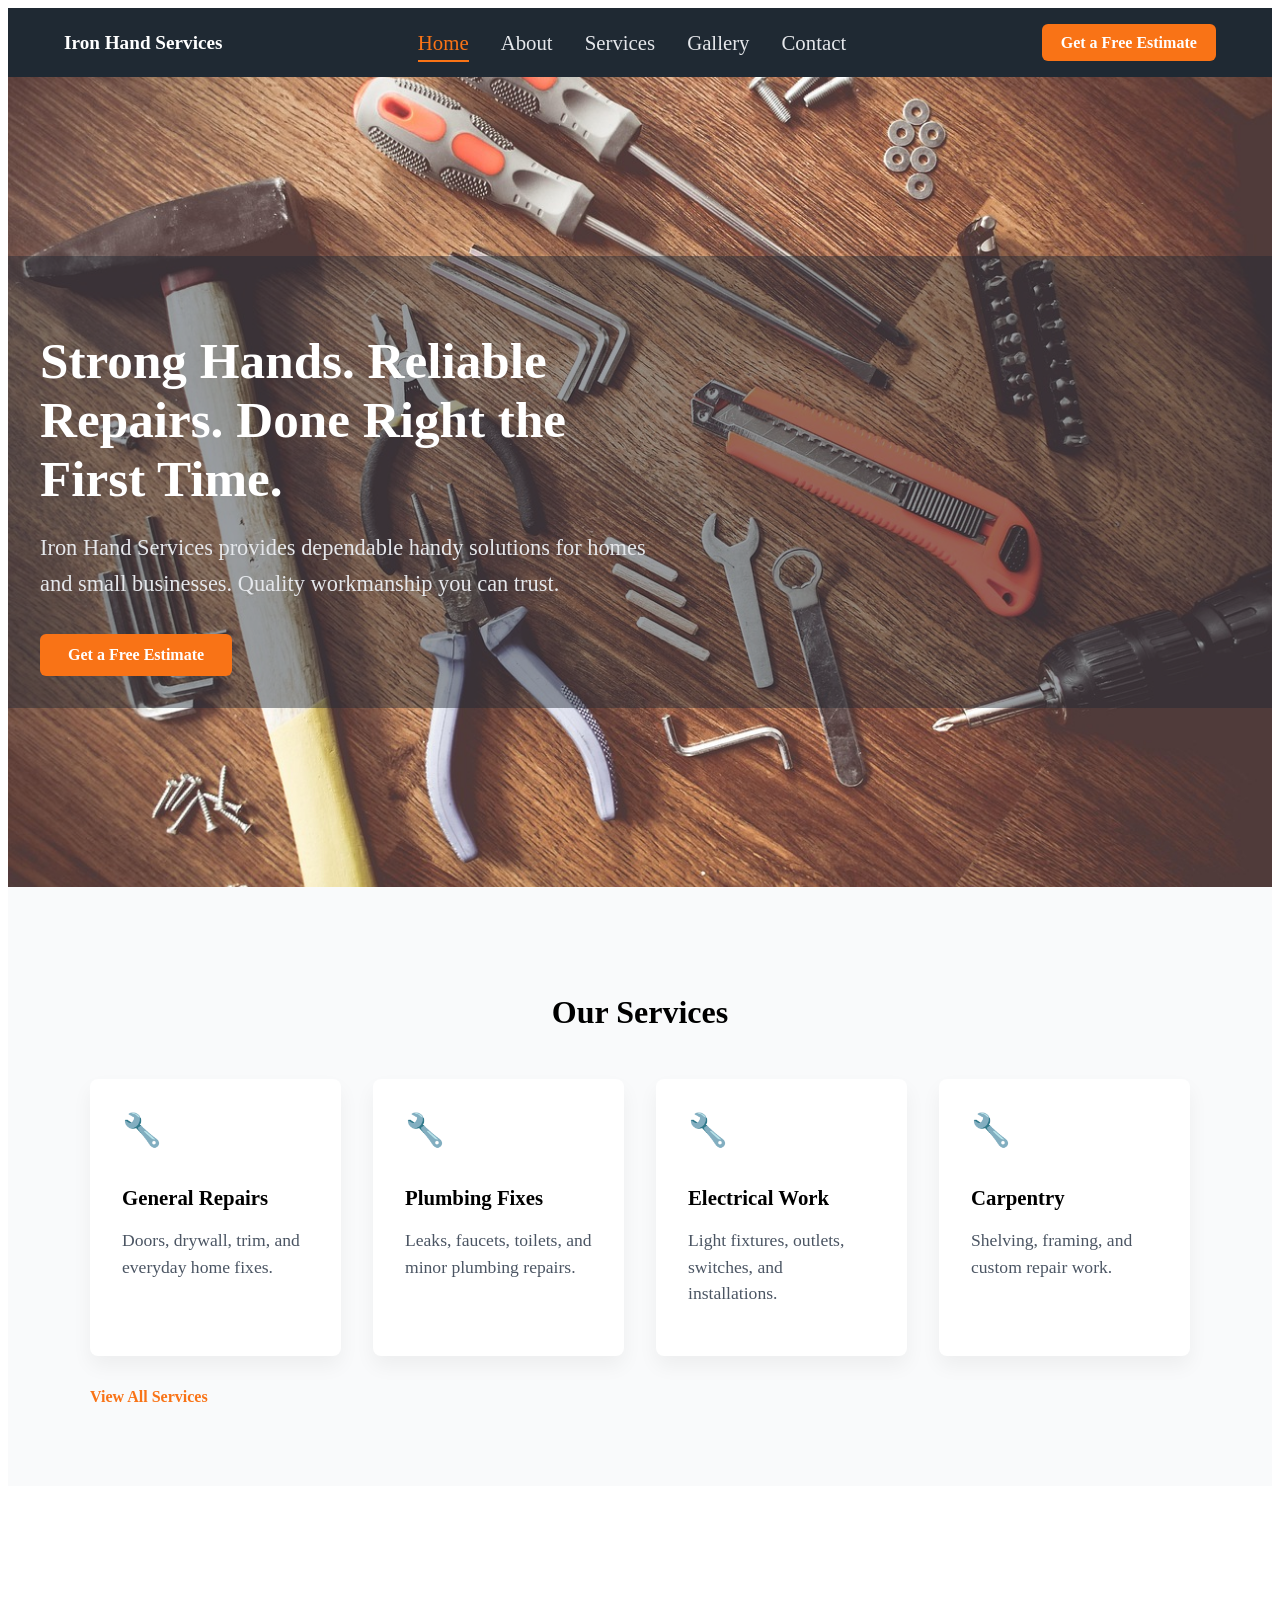
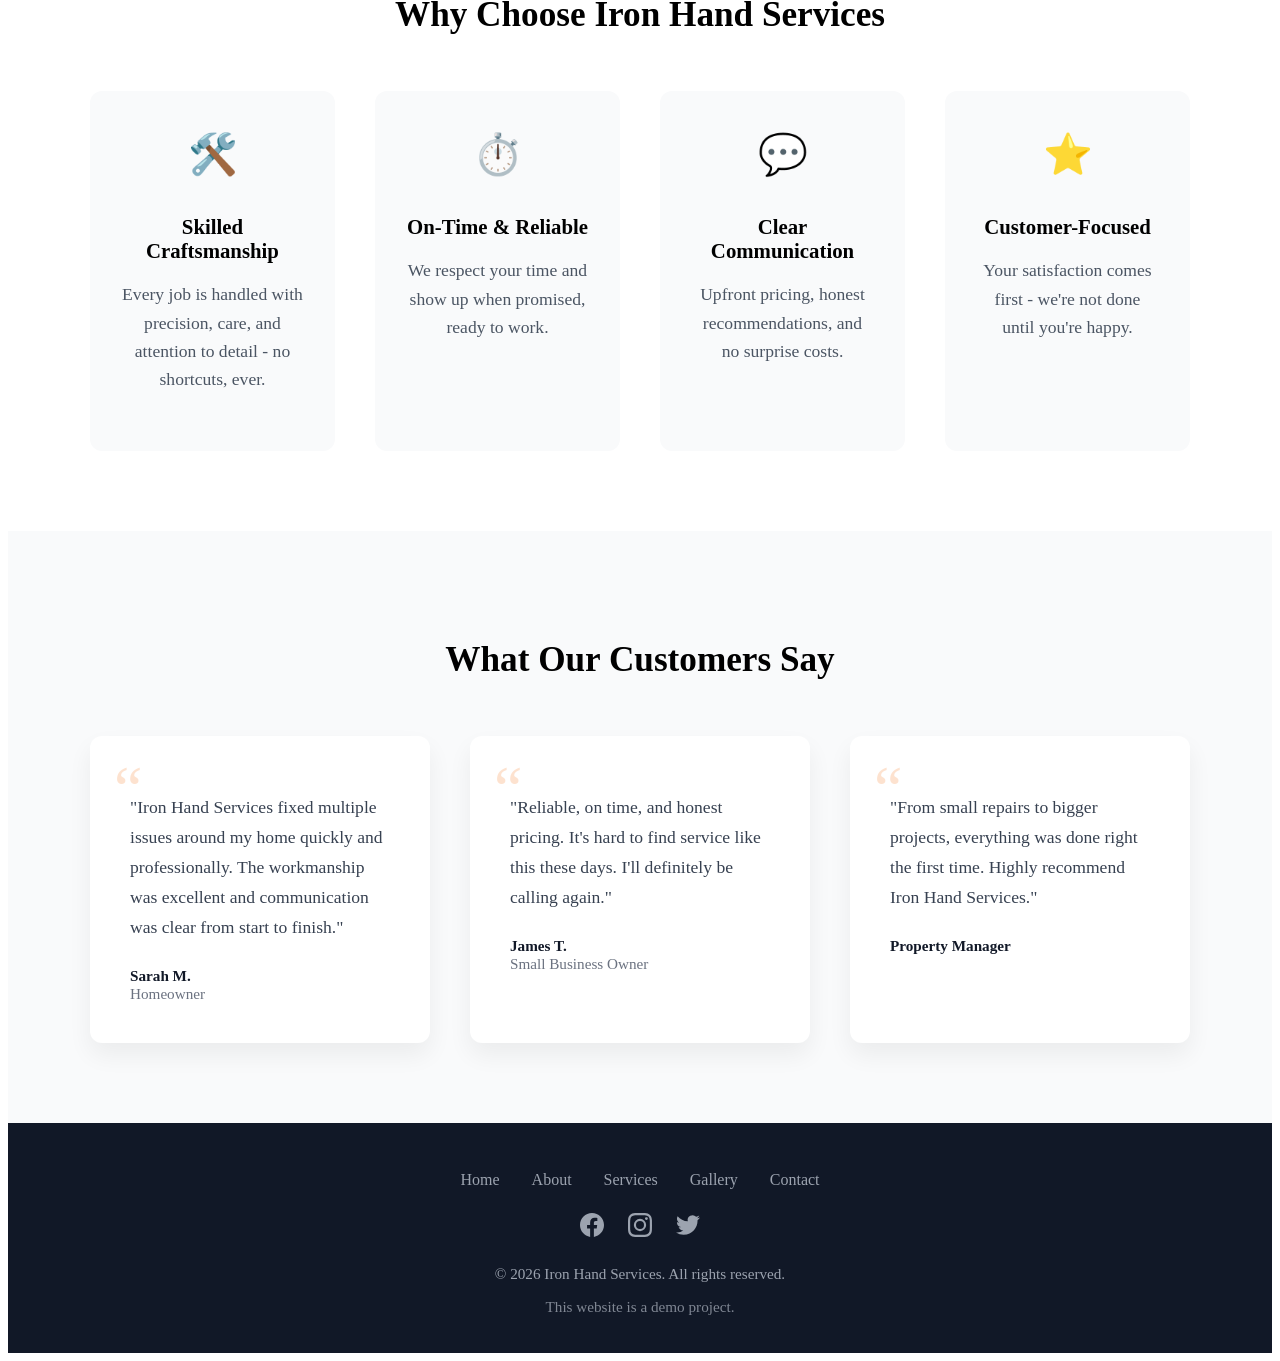
<file: index.html>
<!DOCTYPE html>
<html lang="en">
  <head>
    <meta charset="UTF-8" />
    <meta name="viewport" content="width=device-width, initial-scale=1.0" />
    <title>Iron Hand Services</title>
    <link rel="icon" type="image/x-icon" href="favicon.png" />
    <link rel="stylesheet" href="ironHand.css" />
  </head>

  <body>
    <!--Nav Section-->
    <header class="site-header">
      <nav class="nav-bar">
        <a href="#home" class="logo">Iron Hand Services</a>

        <button class="nav-toggle" aria-label="Toggle Navigation">☰</button>

        <ul class="nav-links">
          <li><a href="index.html" class="active">Home</a></li>
          <li><a href="about.html">About</a></li>
          <li><a href="services.html">Services</a></li>
          <li><a href="gallery.html">Gallery</a></li>
          <li><a href="contact.html">Contact</a></li>
        </ul>

        <a href="#contact" class="nav-cta">Get a Free Estimate</a>
      </nav>
    </header>

    <!--Home / Hero Section-->
    <section id="home" class="hero">
      <div class="hero-overlay">
        <div class="hero-content">
          <h1>Strong Hands. Reliable Repairs. Done Right the First Time.</h1>

          <p>
            Iron Hand Services provides dependable handy solutions for homes and
            small businesses. Quality workmanship you can trust.
          </p>

          <a href="#contact" class="btn-primary">Get a Free Estimate</a>
        </div>
      </div>
    </section>

    <!--Services Section-->
    <section id="services" class="services-preview">
      <div class="container">
        <h2>Our Services</h2>

        <div class="services-grid">
          <article class="service-card">
            <span class="service-icon">🔧</span>
            <h3>General Repairs</h3>
            <p>Doors, drywall, trim, and everyday home fixes.</p>
          </article>

          <article class="service-card">
            <span class="service-icon">🔧</span>
            <h3>Plumbing Fixes</h3>
            <p>Leaks, faucets, toilets, and minor plumbing repairs.</p>
          </article>

          <article class="service-card">
            <span class="service-icon">🔧</span>
            <h3>Electrical Work</h3>
            <p>Light fixtures, outlets, switches, and installations.</p>
          </article>

          <article class="service-card">
            <span class="service-icon">🔧</span>
            <h3>Carpentry</h3>
            <p>Shelving, framing, and custom repair work.</p>
          </article>
        </div>
        <a href="services.html" class="btn-secondary">View All Services</a>
      </div>
    </section>

    <!--Why Choose Us Section-->
    <section class="why-choose-us">
      <div class="container">
        <h2>Why Choose Iron Hand Services</h2>
        <div class="why-grid">
          <div class="why-card">
            <span class="why-icon">🛠️</span>
            <h3>Skilled Craftsmanship</h3>
            <p>
              Every job is handled with precision, care, and attention to detail
              - no shortcuts, ever.
            </p>
          </div>

          <div class="why-card">
            <span class="why-icon">⏱️</span>
            <h3>On-Time & Reliable</h3>
            <p>
              We respect your time and show up when promised, ready to work.
            </p>
          </div>

          <div class="why-card">
            <span class="why-icon">💬</span>
            <h3>Clear Communication</h3>
            <p>
              Upfront pricing, honest recommendations, and no surprise costs.
            </p>
          </div>

          <div class="why-card animate-on-scroll">
            <span class="why-icon">⭐</span>
            <h3>Customer-Focused</h3>
            <p>
              Your satisfaction comes first - we're not done until you're
              happy.
            </p>
          </div>
        </div>
      </div>
    </section>

    <!--Testimonials Section-->
    <section id="testimonials" class="testimonials">
      <div class="container">
        <h2>What Our Customers Say</h2>

        <div class="testimonials-grid">
          <article
            class="testimonial-card animate-on-scroll"
            style="--delay: 0s"
          >
            <p class="testimonial-text">
              "Iron Hand Services fixed multiple issues around my home quickly
              and professionally. The workmanship was excellent and
              communication was clear from start to finish."
            </p>
            <div class="testimonial-author">
              <strong>Sarah M.</strong>
              <span>Homeowner</span>
            </div>
          </article>

          <article
            class="testimonial-card animate-on-scroll"
            style="--delay: 0.3s"
          >
            <p class="testimonial-text">
              "Reliable, on time, and honest pricing. It's hard to find service
              like this these days. I'll definitely be calling again."
            </p>

            <div class="testimonial-author">
              <strong>James T.</strong>
              <span>Small Business Owner</span>
            </div>
          </article>

          <article
            class="testimonial-card animate-on-scroll"
            style="--delay: 0.6s"
          >
            <p class="testimonial-text">
              "From small repairs to bigger projects, everything was done right
              the first time. Highly recommend Iron Hand Services."
            </p>

            <div class="testimonial-author">
              <strong>Property Manager</strong>
            </div>
          </article>
        </div>
      </div>
    </section>

    <!--Footer Section-->
    <footer class="site-footer">
      <div class="container footer-content">
        <div class="footer-links">
          <a href="#home">Home</a>
          <a href="about.html">About</a>
          <a href="services.html">Services</a>
          <a href="gallery.html">Gallery</a>
          <a href="contact.html">Contact</a>
        </div>

        <div class="social-links">
          <a
            href="https://facebook.com/#"
            target="_blank"
            rel="noopener noreferrer"
            aria-label="Facebook"
          >
            <svg width="24" height="24" viewBox="0 0 24 24" fill="currentColor">
              <path
                d="M24 12.073c0-6.627-5.373-12-12-12s-12 5.373-12 12c0 5.99 4.388 10.954 10.125 11.854v-8.385H7.078v-3.47h3.047V9.43c0-3.007 1.792-4.669 4.533-4.669 1.312 0 2.686.235 2.686.235v2.953H15.83c-1.491 0-1.956.925-1.956 1.874v2.25h3.328l-.532 3.47h-2.796v8.385C19.612 23.027 24 18.062 24 12.073z"
              />
            </svg>
          </a>
          <a
            href="https://instagram.com/#"
            target="_blank"
            rel="noopener noreferrer"
            aria-label="Instagram"
          >
            <svg width="24" height="24" viewBox="0 0 24 24" fill="currentColor">
              <path
                d="M12 2.163c3.204 0 3.584.012 4.85.07 3.252.148 4.771 1.691 4.919 4.919.058 1.265.069 1.645.069 4.849 0 3.205-.012 3.584-.069 4.849-.149 3.225-1.664 4.771-4.919 4.919-1.266.058-1.644.07-4.85.07-3.204 0-3.584-.012-4.849-.07-3.26-.149-4.771-1.699-4.919-4.92-.058-1.265-.07-1.644-.07-4.849 0-3.204.013-3.583.07-4.849.149-3.227 1.664-4.771 4.919-4.919 1.266-.057 1.645-.069 4.849-.069zM12 0C8.741 0 8.333.014 7.053.072 2.695.272.273 2.69.073 7.052.014 8.333 0 8.741 0 12c0 3.259.014 3.668.072 4.948.2 4.358 2.618 6.78 6.98 6.98C8.333 23.986 8.741 24 12 24c3.259 0 3.668-.014 4.948-.072 4.354-.2 6.782-2.618 6.979-6.98.059-1.28.073-1.689.073-4.948 0-3.259-.014-3.667-.072-4.947-.196-4.354-2.617-6.78-6.979-6.98C15.668.014 15.259 0 12 0zm0 5.838a6.162 6.162 0 100 12.324 6.162 6.162 0 000-12.324zM12 16a4 4 0 110-8 4 4 0 010 8zm6.406-11.845a1.44 1.44 0 100 2.881 1.44 1.44 0 000-2.881z"
              />
            </svg>
          </a>
          <a
            href="https://twitter.com/#"
            target="_blank"
            rel="noopener noreferrer"
            aria-label="Twitter"
          >
            <svg width="24" height="24" viewBox="0 0 24 24" fill="currentColor">
              <path
                d="M23.953 4.57a10 10 0 01-2.825.775 4.958 4.958 0 002.163-2.723c-.951.555-2.005.959-3.127 1.184a4.92 4.92 0 00-8.384 4.482C7.69 8.095 4.067 6.13 1.64 3.162a4.822 4.822 0 00-.666 2.475c0 1.71.87 3.213 2.188 4.096a4.904 4.904 0 01-2.228-.616v.06a4.923 4.923 0 003.946 4.827 4.996 4.996 0 01-2.212.085 4.936 4.936 0 004.604 3.417 9.867 9.867 0 01-6.102 2.105c-.39 0-.779-.023-1.17-.067a13.995 13.995 0 007.557 2.209c9.053 0 13.998-7.496 13.998-13.985 0-.21 0-.42-.015-.63A9.935 9.935 0 0024 4.59z"
              />
            </svg>
          </a>
        </div>
        <p>© 2026 Iron Hand Services. All rights reserved.</p>
        <p class="footer-note">This website is a demo project.</p>
      </div>
    </footer>

    <button id="scrollToTop" class="scroll-to-top" aria-label="Scroll to top">
      ⇧
    </button>

    <script src="ironHand.js"></script>
  </body>
</html>
</file>
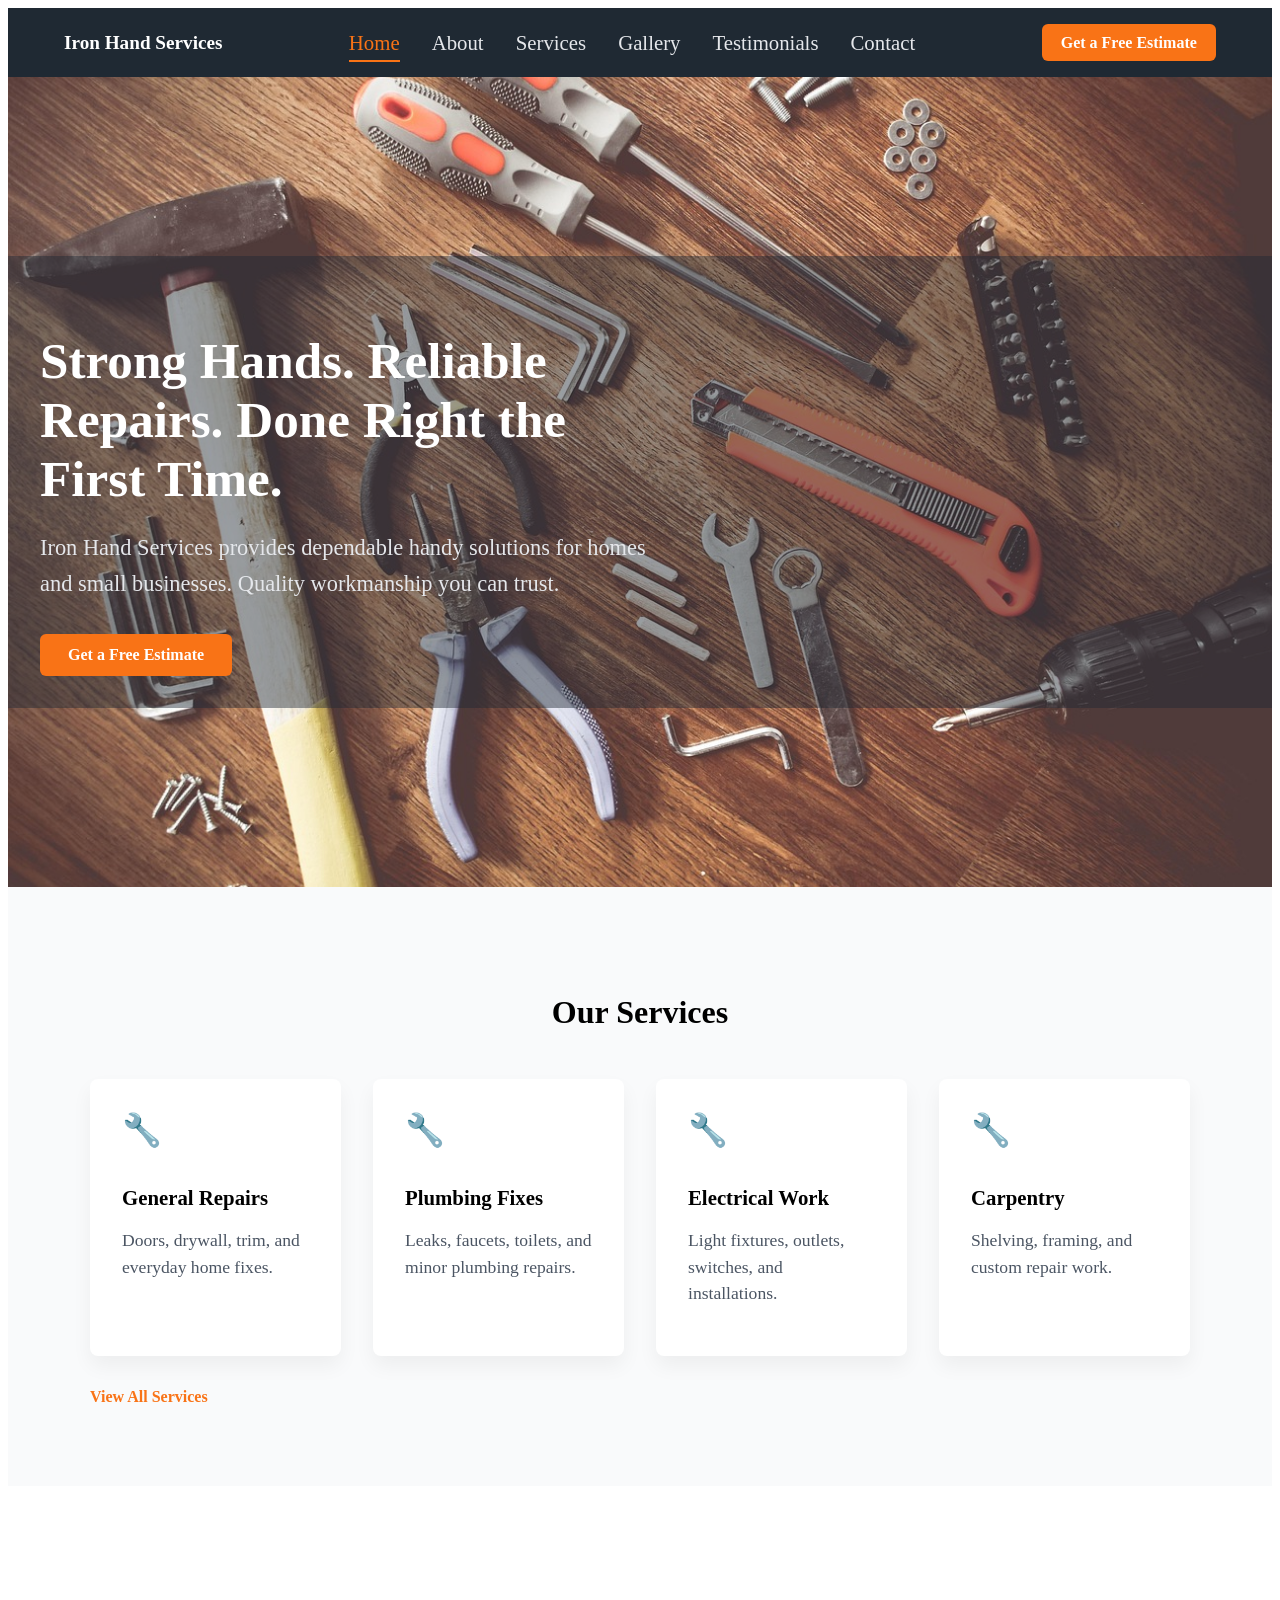
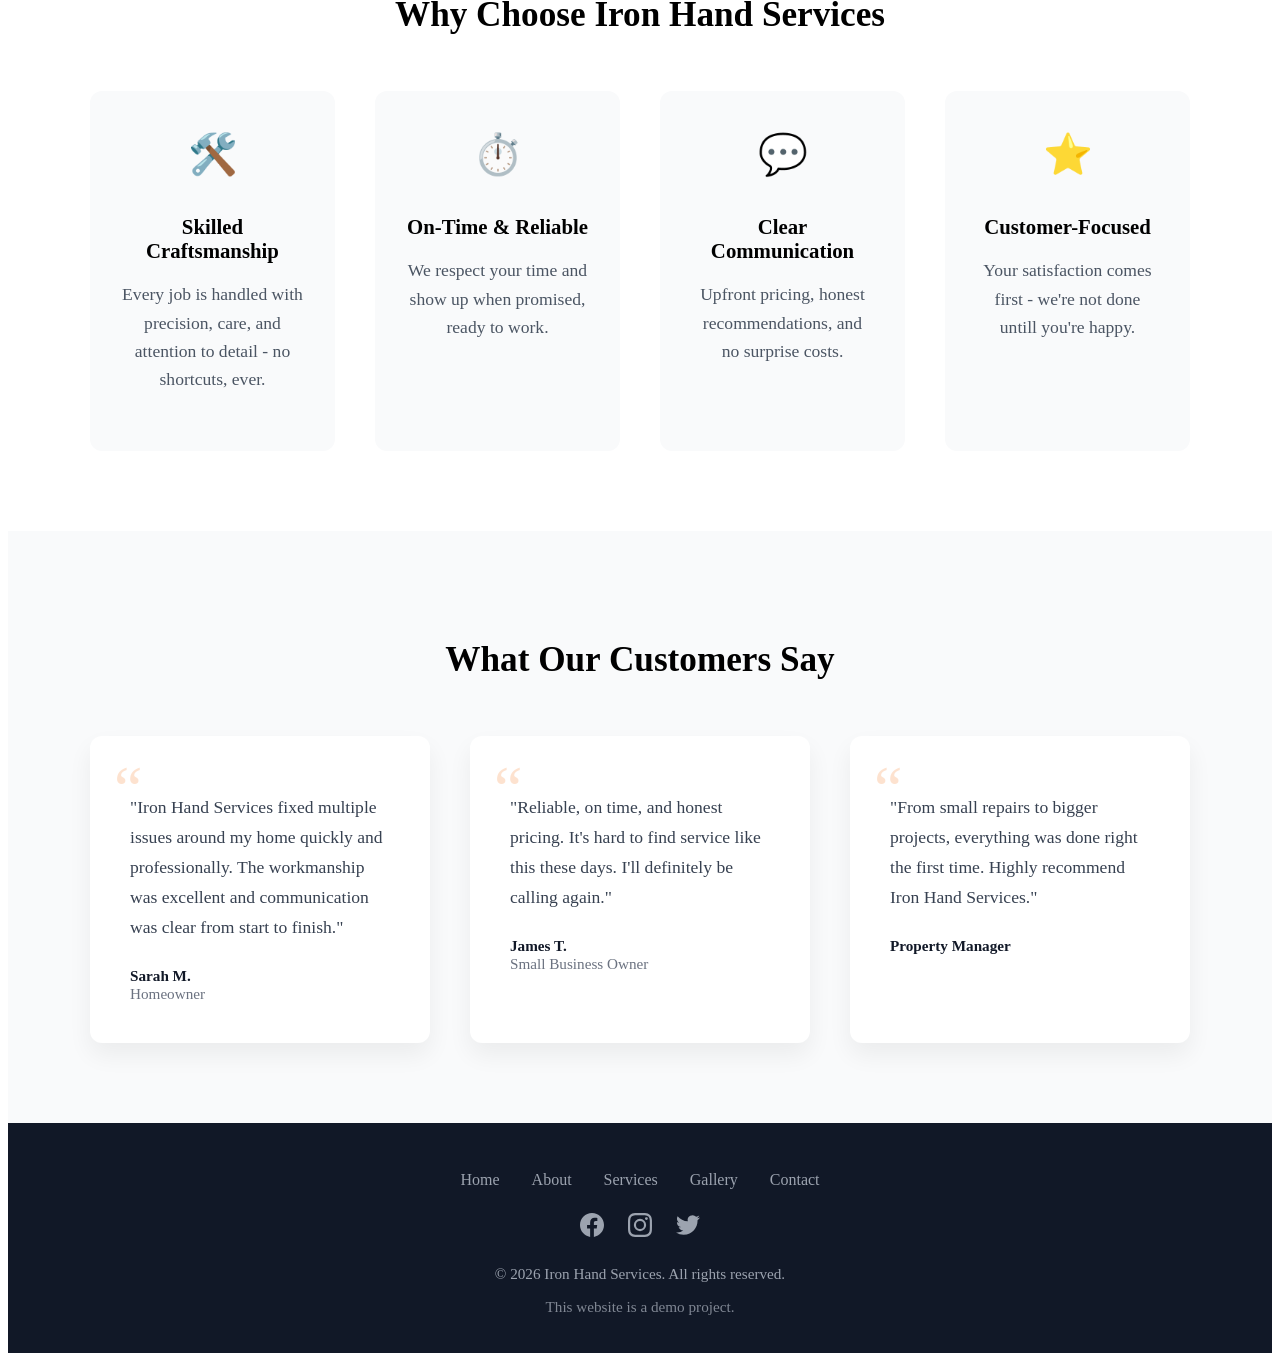
<file: ironHand/index.html>
<!DOCTYPE html>
<html lang="en">
  <head>
    <meta charset="UTF-8" />
    <meta name="viewport" content="width=device-width, initial-scale=1.0" />
    <title>Iron Hand Services</title>
    <link rel="icon" type="image/x-icon" href="favicon.png" />
    <link rel="stylesheet" href="ironHand.css" />
  </head>

  <body>
    <!--Nav Section-->
    <header class="site-header">
      <nav class="nav-bar">
        <a href="#home" class="logo">Iron Hand Services</a>

        <button class="nav-toggle" aria-label="Toggle Navigation">☰</button>

        <ul class="nav-links">
          <li><a href="#home" class="active">Home</a></li>
          <li><a href="about.html">About</a></li>
          <li><a href="services.html">Services</a></li>
          <li><a href="gallery.html">Gallery</a></li>
          <li><a href="#testimonials">Testimonials</a></li>
          <li><a href="contact.html">Contact</a></li>
        </ul>

        <a href="#contact" class="nav-cta">Get a Free Estimate</a>
      </nav>
    </header>

    <!--Home / Hero Section-->
    <section id="home" class="hero">
      <div class="hero-overlay">
        <div class="hero-content">
          <h1>Strong Hands. Reliable Repairs. Done Right the First Time.</h1>

          <p>
            Iron Hand Services provides dependable handy solutions for homes and
            small businesses. Quality workmanship you can trust.
          </p>

          <a href="#contact" class="btn-primary">Get a Free Estimate</a>
        </div>
      </div>
    </section>

    <!--Services Section-->
    <section id="services" class="services-preview">
      <div class="container">
        <h2>Our Services</h2>

        <div class="services-grid">
          <article class="service-card">
            <span class="service-icon">🔧</span>
            <h3>General Repairs</h3>
            <p>Doors, drywall, trim, and everyday home fixes.</p>
          </article>

          <article class="service-card">
            <span class="service-icon">🔧</span>
            <h3>Plumbing Fixes</h3>
            <p>Leaks, faucets, toilets, and minor plumbing repairs.</p>
          </article>

          <article class="service-card">
            <span class="service-icon">🔧</span>
            <h3>Electrical Work</h3>
            <p>Light fixtures, outlets, switches, and installations.</p>
          </article>

          <article class="service-card">
            <span class="service-icon">🔧</span>
            <h3>Carpentry</h3>
            <p>Shelving, framing, and custom repair work.</p>
          </article>
        </div>
        <a href="services.html" class="btn-secondary">View All Services</a>
      </div>
    </section>

    <!--Why Choose Us Section-->
    <section class="why-choose-us">
      <div class="container">
        <h2>Why Choose Iron Hand Services</h2>
        <div class="why-grid">
          <div class="why-card">
            <span class="why-icon">🛠️</span>
            <h3>Skilled Craftsmanship</h3>
            <p>
              Every job is handled with precision, care, and attention to detail
              - no shortcuts, ever.
            </p>
          </div>

          <div class="why-card">
            <span class="why-icon">⏱️</span>
            <h3>On-Time & Reliable</h3>
            <p>
              We respect your time and show up when promised, ready to work.
            </p>
          </div>

          <div class="why-card">
            <span class="why-icon">💬</span>
            <h3>Clear Communication</h3>
            <p>
              Upfront pricing, honest recommendations, and no surprise costs.
            </p>
          </div>

          <div class="why-card animate-on-scroll">
            <span class="why-icon">⭐</span>
            <h3>Customer-Focused</h3>
            <p>
              Your satisfaction comes first - we're not done untill you're
              happy.
            </p>
          </div>
        </div>
      </div>
    </section>

    <!--Testimonials Section-->
    <section id="testimonials" class="testimonials">
      <div class="container">
        <h2>What Our Customers Say</h2>

        <div class="testimonials-grid">
          <article
            class="testimonial-card animate-on-scroll"
            style="--delay: 0s"
          >
            <p class="testimonial-text">
              "Iron Hand Services fixed multiple issues around my home quickly
              and professionally. The workmanship was excellent and
              communication was clear from start to finish."
            </p>
            <div class="testimonial-author">
              <strong>Sarah M.</strong>
              <span>Homeowner</span>
            </div>
          </article>

          <article
            class="testimonial-card animate-on-scroll"
            style="--delay: 0.3s"
          >
            <p class="testimonial-text">
              "Reliable, on time, and honest pricing. It's hard to find service
              like this these days. I'll definitely be calling again."
            </p>

            <div class="testimonial-author">
              <strong>James T.</strong>
              <span>Small Business Owner</span>
            </div>
          </article>

          <article
            class="testimonial-card animate-on-scroll"
            style="--delay: 0.6s"
          >
            <p class="testimonial-text">
              "From small repairs to bigger projects, everything was done right
              the first time. Highly recommend Iron Hand Services."
            </p>

            <div class="testimonial-author">
              <strong>Property Manager</strong>
            </div>
          </article>
        </div>
      </div>
    </section>

    <!--Footer Section-->
    <footer class="site-footer">
      <div class="container footer-content">
        <div class="footer-links">
          <a href="#home">Home</a>
          <a href="about.html">About</a>
          <a href="services.html">Services</a>
          <a href="gallery.html">Gallery</a>
          <a href="contact.html">Contact</a>
        </div>

        <div class="social-links">
          <a
            href="https://facebook.com/#"
            target="_blank"
            rel="noopener noreferrer"
            aria-label="Facebook"
          >
            <svg width="24" height="24" viewBox="0 0 24 24" fill="currentColor">
              <path
                d="M24 12.073c0-6.627-5.373-12-12-12s-12 5.373-12 12c0 5.99 4.388 10.954 10.125 11.854v-8.385H7.078v-3.47h3.047V9.43c0-3.007 1.792-4.669 4.533-4.669 1.312 0 2.686.235 2.686.235v2.953H15.83c-1.491 0-1.956.925-1.956 1.874v2.25h3.328l-.532 3.47h-2.796v8.385C19.612 23.027 24 18.062 24 12.073z"
              />
            </svg>
          </a>
          <a
            href="https://instagram.com/#"
            target="_blank"
            rel="noopener noreferrer"
            aria-label="Instagram"
          >
            <svg width="24" height="24" viewBox="0 0 24 24" fill="currentColor">
              <path
                d="M12 2.163c3.204 0 3.584.012 4.85.07 3.252.148 4.771 1.691 4.919 4.919.058 1.265.069 1.645.069 4.849 0 3.205-.012 3.584-.069 4.849-.149 3.225-1.664 4.771-4.919 4.919-1.266.058-1.644.07-4.85.07-3.204 0-3.584-.012-4.849-.07-3.26-.149-4.771-1.699-4.919-4.92-.058-1.265-.07-1.644-.07-4.849 0-3.204.013-3.583.07-4.849.149-3.227 1.664-4.771 4.919-4.919 1.266-.057 1.645-.069 4.849-.069zM12 0C8.741 0 8.333.014 7.053.072 2.695.272.273 2.69.073 7.052.014 8.333 0 8.741 0 12c0 3.259.014 3.668.072 4.948.2 4.358 2.618 6.78 6.98 6.98C8.333 23.986 8.741 24 12 24c3.259 0 3.668-.014 4.948-.072 4.354-.2 6.782-2.618 6.979-6.98.059-1.28.073-1.689.073-4.948 0-3.259-.014-3.667-.072-4.947-.196-4.354-2.617-6.78-6.979-6.98C15.668.014 15.259 0 12 0zm0 5.838a6.162 6.162 0 100 12.324 6.162 6.162 0 000-12.324zM12 16a4 4 0 110-8 4 4 0 010 8zm6.406-11.845a1.44 1.44 0 100 2.881 1.44 1.44 0 000-2.881z"
              />
            </svg>
          </a>
          <a
            href="https://twitter.com/#"
            target="_blank"
            rel="noopener noreferrer"
            aria-label="Twitter"
          >
            <svg width="24" height="24" viewBox="0 0 24 24" fill="currentColor">
              <path
                d="M23.953 4.57a10 10 0 01-2.825.775 4.958 4.958 0 002.163-2.723c-.951.555-2.005.959-3.127 1.184a4.92 4.92 0 00-8.384 4.482C7.69 8.095 4.067 6.13 1.64 3.162a4.822 4.822 0 00-.666 2.475c0 1.71.87 3.213 2.188 4.096a4.904 4.904 0 01-2.228-.616v.06a4.923 4.923 0 003.946 4.827 4.996 4.996 0 01-2.212.085 4.936 4.936 0 004.604 3.417 9.867 9.867 0 01-6.102 2.105c-.39 0-.779-.023-1.17-.067a13.995 13.995 0 007.557 2.209c9.053 0 13.998-7.496 13.998-13.985 0-.21 0-.42-.015-.63A9.935 9.935 0 0024 4.59z"
              />
            </svg>
          </a>
        </div>
        <p>© 2026 Iron Hand Services. All rights reserved.</p>
        <p class="footer-note">This website is a demo project.</p>
      </div>
    </footer>

    <button id="scrollToTop" class="scroll-to-top" aria-label="Scroll to top">
      ⇧
    </button>

    <script src="ironHand.js"></script>
  </body>
</html>
</file>
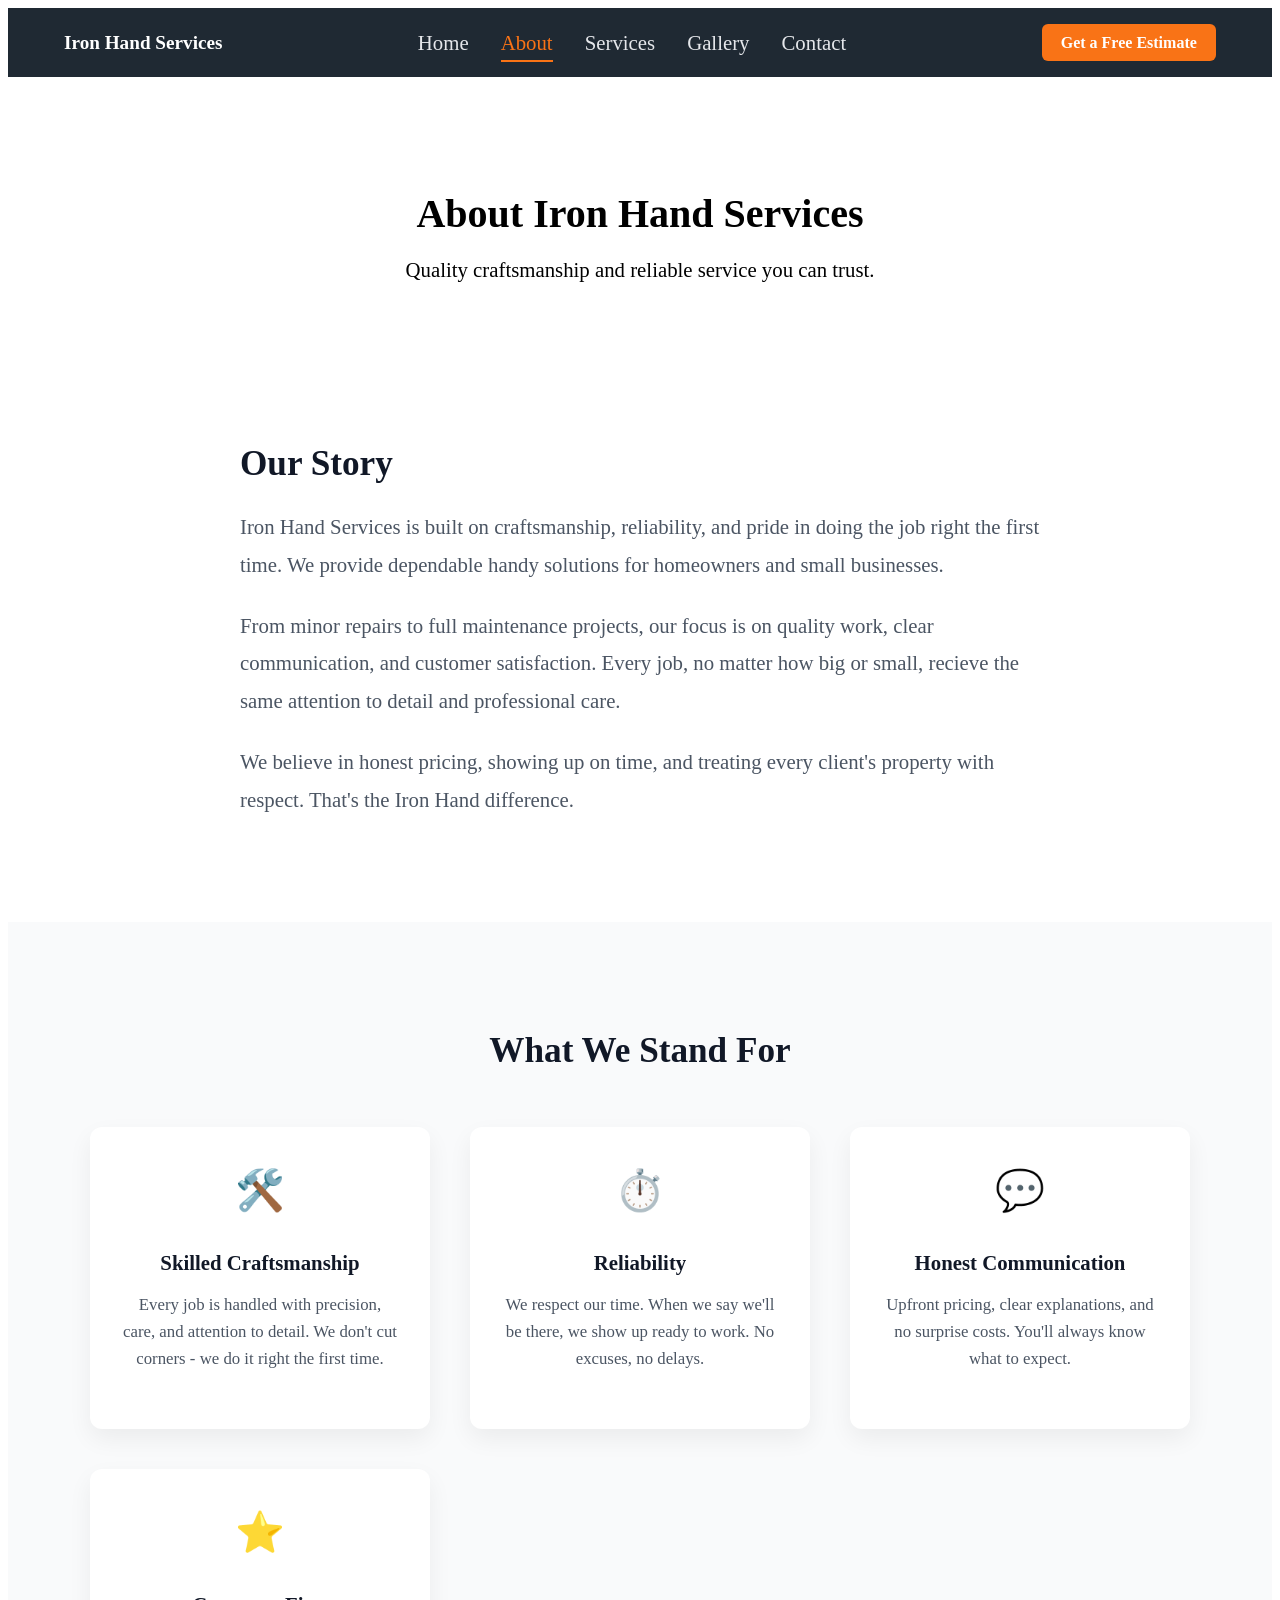
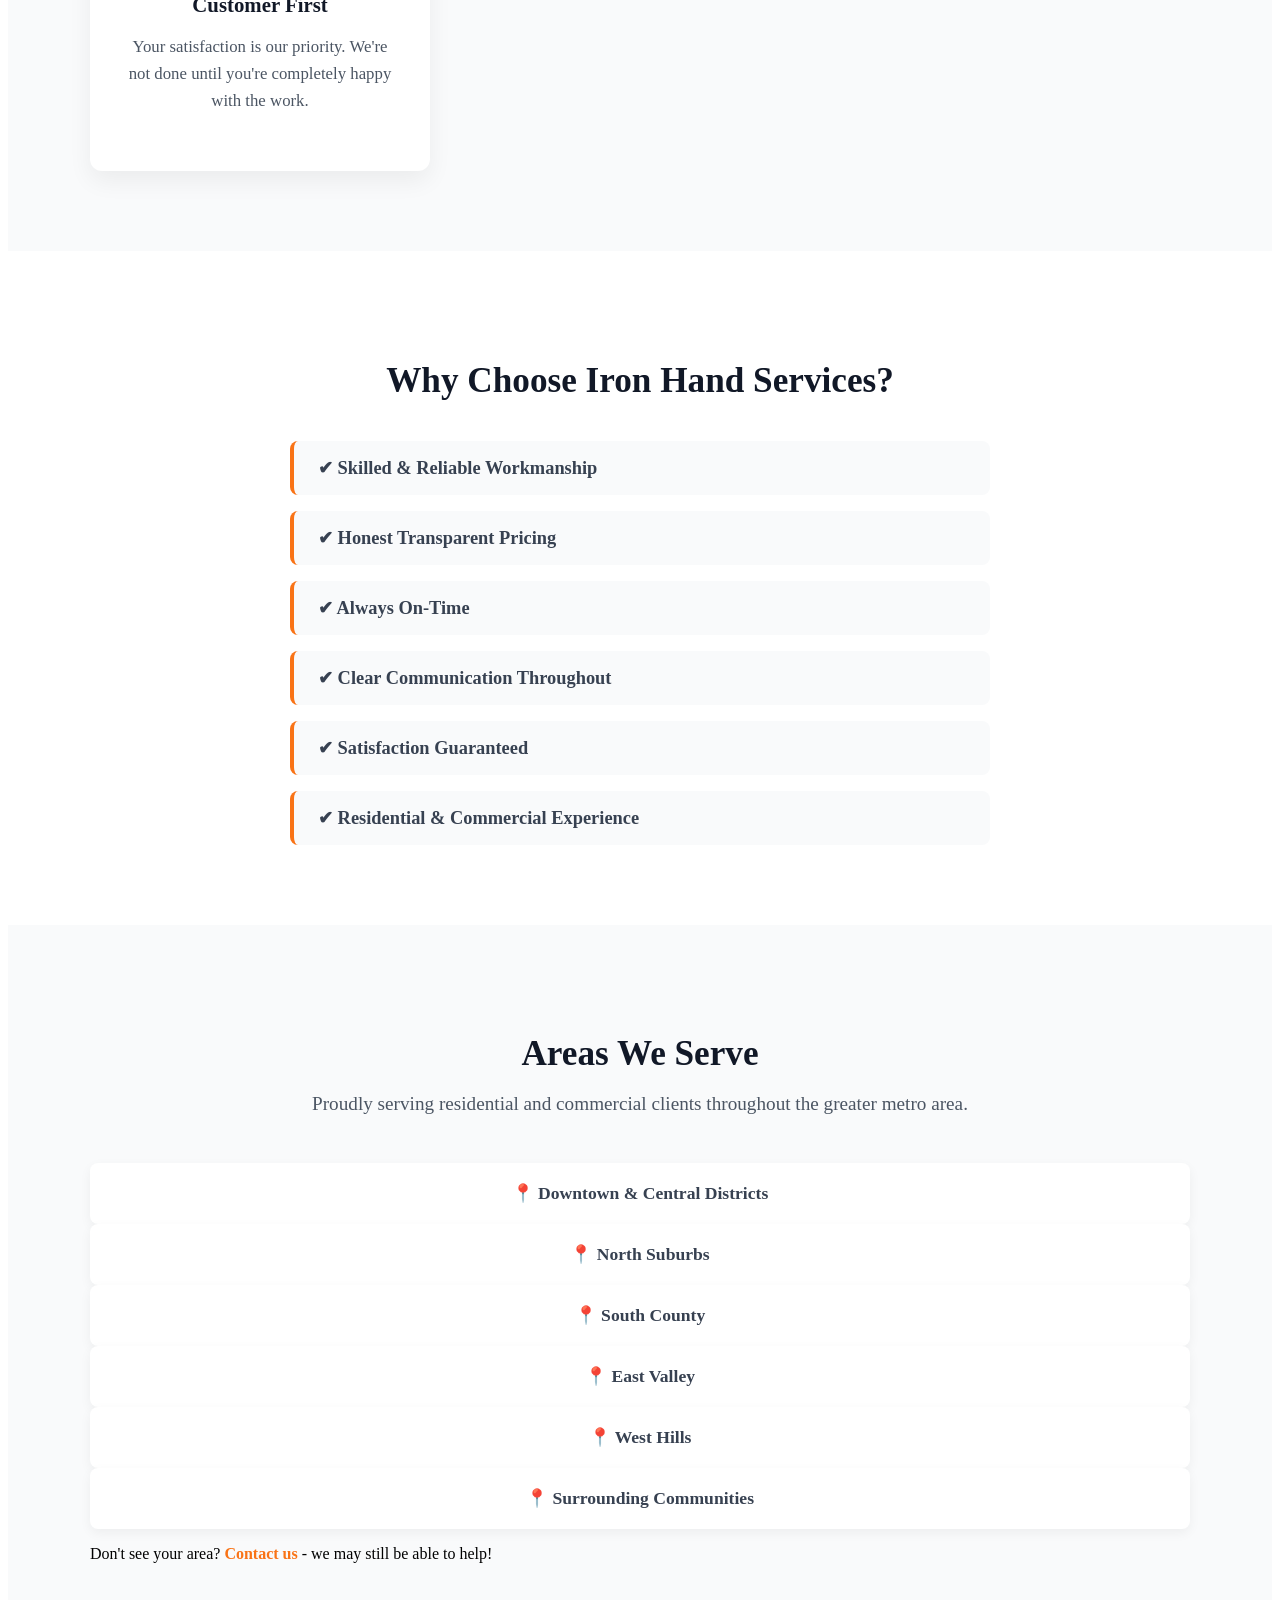
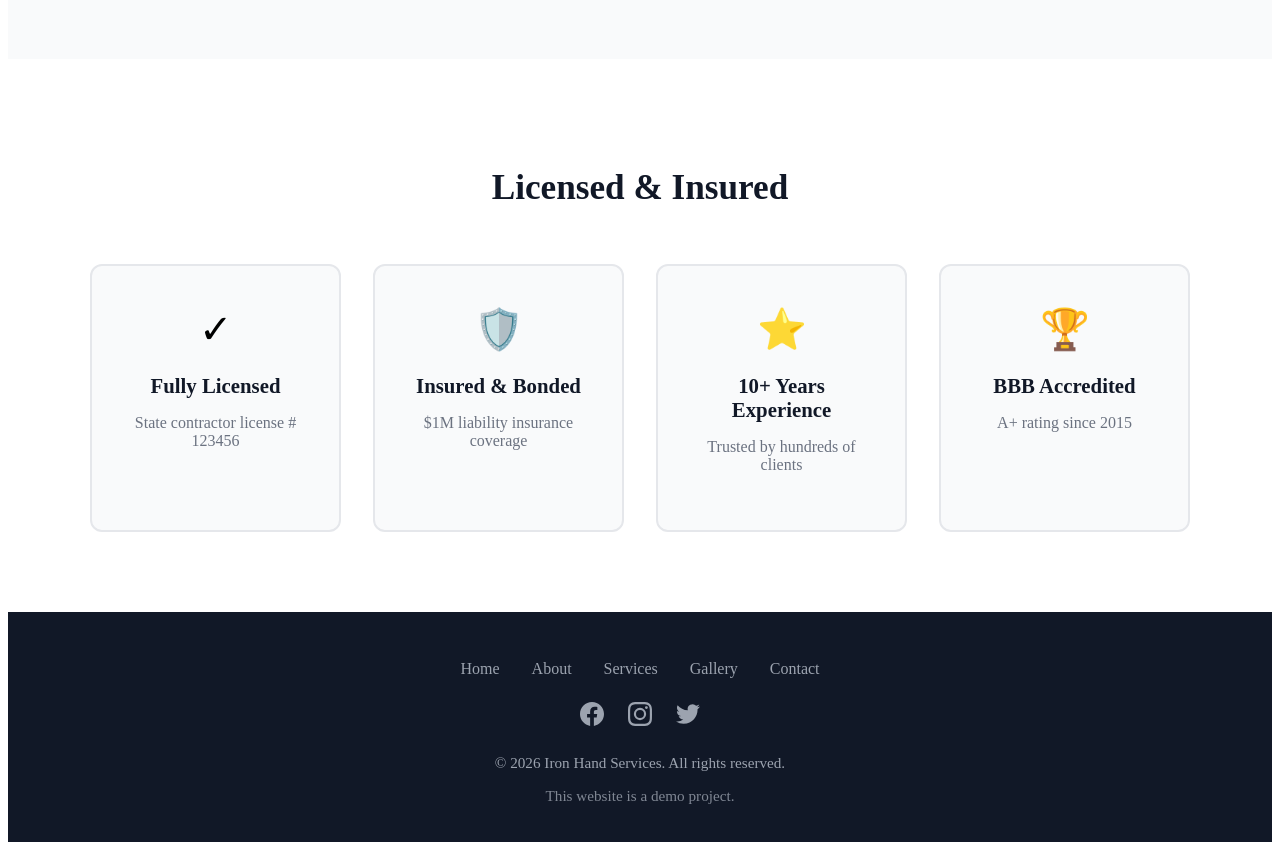
<file: about.html>
<!DOCTYPE html>
<html lang="en">
  <head>
    <meta charset="UTF-8" />
    <meta name="viewport" content="width=device-width, initial-scale=1.0" />
    <title>About - Iron Hand Services</title>
    <link rel="icon" type="image/x-icon" href="favicon.png" />
    <link rel="stylesheet" href="ironHand.css" />
    <link rel="stylesheet" href="about.css" />
  </head>
  <body>
    <!--Nav Section-->
    <header class="site-header">
      <nav class="nav-bar">
        <a href="index.html" class="logo">Iron Hand Services</a>

        <button class="nav-toggle" aria-label="Toggle Navigation">☰</button>

        <ul class="nav-links">
          <li><a href="index.html">Home</a></li>
          <li><a href="about.html" class="active">About</a></li>
          <li><a href="services.html">Services</a></li>
          <li><a href="gallery.html">Gallery</a></li>
          <li><a href="contact.html">Contact</a></li>
        </ul>

        <a href="contact.html" class="nav-cta">Get a Free Estimate</a>
      </nav>
    </header>

    <!--Page Hero-->
    <section class="page-hero">
      <div class="page-hero-content">
        <h1>About Iron Hand Services</h1>
        <p>Quality craftsmanship and reliable service you can trust.</p>
      </div>
    </section>

    <!--About Story-->
    <section class="about-story">
      <div class="container">
        <div class="about-content">
          <h2>Our Story</h2>
          <p>
            Iron Hand Services is built on craftsmanship, reliability, and pride
            in doing the job right the first time. We provide dependable handy
            solutions for homeowners and small businesses.
          </p>
          <p>
            From minor repairs to full maintenance projects, our focus is on
            quality work, clear communication, and customer satisfaction. Every
            job, no matter how big or small, recieve the same attention to
            detail and professional care.
          </p>
          <p>
            We believe in honest pricing, showing up on time, and treating every
            client's property with respect. That's the Iron Hand difference.
          </p>
        </div>
      </div>
    </section>

    <!--Our Values-->
    <section class="about-values">
      <div class="container">
        <h2>What We Stand For</h2>
        <div class="values-grid">
          <div class="value-card">
            <span class="value-icon">🛠️</span>
            <h3>Skilled Craftsmanship</h3>
            <p>
              Every job is handled with precision, care, and attention to
              detail. We don't cut corners - we do it right the first time.
            </p>
          </div>

          <div class="value-card">
            <span class="value-icon">⏱️</span>
            <h3>Reliability</h3>
            <p>
              We respect our time. When we say we'll be there, we show up ready
              to work. No excuses, no delays.
            </p>
          </div>

          <div class="value-card">
            <span class="value-icon">💬</span>
            <h3>Honest Communication</h3>
            <p>
              Upfront pricing, clear explanations, and no surprise costs. You'll
              always know what to expect.
            </p>
          </div>

          <div class="value-card">
            <span class="value-icon">⭐</span>
            <h3>Customer First</h3>
            <p>
              Your satisfaction is our priority. We're not done until you're
              completely happy with the work.
            </p>
          </div>
        </div>
      </div>
    </section>

    <!--Why Choose Section-->
    <section class="about-why">
      <div class="container">
        <h2>Why Choose Iron Hand Services?</h2>
        <ul class="why-list">
          <li>✔ Skilled & Reliable Workmanship</li>
          <li>✔ Honest Transparent Pricing</li>
          <li>✔ Always On-Time</li>
          <li>✔ Clear Communication Throughout</li>
          <li>✔ Satisfaction Guaranteed</li>
          <li>✔ Residential & Commercial Experience</li>
        </ul>
      </div>
    </section>

    <!--Service Area Section-->
    <section class="service-area">
      <div class="container">
        <h2>Areas We Serve</h2>
        <p class="area-intro">
          Proudly serving residential and commercial clients throughout the
          greater metro area.
        </p>
        <div class="area-grid">
          <div class="area-item">📍 Downtown & Central Districts</div>
          <div class="area-item">📍 North Suburbs</div>
          <div class="area-item">📍 South County</div>
          <div class="area-item">📍 East Valley</div>
          <div class="area-item">📍 West Hills</div>
          <div class="area-item">📍 Surrounding Communities</div>
        </div>
        <p class="area-note">
          Don't see your area? <a href="contact.html">Contact us</a> - we may
          still be able to help!
        </p>
      </div>
    </section>

    <!--Certifications Section-->
    <section class="certifications">
      <div class="container">
        <h2>Licensed & Insured</h2>
        <div class="cert-grid">
          <div class="cert-card">
            <span class="cert-icon">✓</span>
            <h3>Fully Licensed</h3>
            <p>State contractor license # 123456</p>
          </div>
          <div class="cert-card">
            <span class="cert-icon">🛡️</span>
            <h3>Insured & Bonded</h3>
            <p>$1M liability insurance coverage</p>
          </div>
          <div class="cert-card">
            <span class="cert-icon">⭐</span>
            <h3>10+ Years Experience</h3>
            <p>Trusted by hundreds of clients</p>
          </div>
          <div class="cert-card">
            <span class="cert-icon">🏆</span>
            <h3>BBB Accredited</h3>
            <p>A+ rating since 2015</p>
          </div>
        </div>
      </div>
    </section>

    <!--Footer-->
    <footer class="site-footer">
      <div class="container footer-content">
        <div class="footer-links">
          <a href="index.html">Home</a>
          <a href="about.html">About</a>
          <a href="services.html">Services</a>
          <a href="gallery.html">Gallery</a>
          <a href="contact.html">Contact</a>
        </div>

        <div class="social-links">
          <a
            href="https://facebook.com/#"
            target="_blank"
            rel="noopener noreferrer"
            aria-label="Facebook"
          >
            <svg width="24" height="24" viewBox="0 0 24 24" fill="currentColor">
              <path
                d="M24 12.073c0-6.627-5.373-12-12-12s-12 5.373-12 12c0 5.99 4.388 10.954 10.125 11.854v-8.385H7.078v-3.47h3.047V9.43c0-3.007 1.792-4.669 4.533-4.669 1.312 0 2.686.235 2.686.235v2.953H15.83c-1.491 0-1.956.925-1.956 1.874v2.25h3.328l-.532 3.47h-2.796v8.385C19.612 23.027 24 18.062 24 12.073z"
              />
            </svg>
          </a>
          <a
            href="https://instagram.com/#"
            target="_blank"
            rel="noopener noreferrer"
            aria-label="Instagram"
          >
            <svg width="24" height="24" viewBox="0 0 24 24" fill="currentColor">
              <path
                d="M12 2.163c3.204 0 3.584.012 4.85.07 3.252.148 4.771 1.691 4.919 4.919.058 1.265.069 1.645.069 4.849 0 3.205-.012 3.584-.069 4.849-.149 3.225-1.664 4.771-4.919 4.919-1.266.058-1.644.07-4.85.07-3.204 0-3.584-.012-4.849-.07-3.26-.149-4.771-1.699-4.919-4.92-.058-1.265-.07-1.644-.07-4.849 0-3.204.013-3.583.07-4.849.149-3.227 1.664-4.771 4.919-4.919 1.266-.057 1.645-.069 4.849-.069zM12 0C8.741 0 8.333.014 7.053.072 2.695.272.273 2.69.073 7.052.014 8.333 0 8.741 0 12c0 3.259.014 3.668.072 4.948.2 4.358 2.618 6.78 6.98 6.98C8.333 23.986 8.741 24 12 24c3.259 0 3.668-.014 4.948-.072 4.354-.2 6.782-2.618 6.979-6.98.059-1.28.073-1.689.073-4.948 0-3.259-.014-3.667-.072-4.947-.196-4.354-2.617-6.78-6.979-6.98C15.668.014 15.259 0 12 0zm0 5.838a6.162 6.162 0 100 12.324 6.162 6.162 0 000-12.324zM12 16a4 4 0 110-8 4 4 0 010 8zm6.406-11.845a1.44 1.44 0 100 2.881 1.44 1.44 0 000-2.881z"
              />
            </svg>
          </a>
          <a
            href="https://twitter.com/#"
            target="_blank"
            rel="noopener noreferrer"
            aria-label="Twitter"
          >
            <svg width="24" height="24" viewBox="0 0 24 24" fill="currentColor">
              <path
                d="M23.953 4.57a10 10 0 01-2.825.775 4.958 4.958 0 002.163-2.723c-.951.555-2.005.959-3.127 1.184a4.92 4.92 0 00-8.384 4.482C7.69 8.095 4.067 6.13 1.64 3.162a4.822 4.822 0 00-.666 2.475c0 1.71.87 3.213 2.188 4.096a4.904 4.904 0 01-2.228-.616v.06a4.923 4.923 0 003.946 4.827 4.996 4.996 0 01-2.212.085 4.936 4.936 0 004.604 3.417 9.867 9.867 0 01-6.102 2.105c-.39 0-.779-.023-1.17-.067a13.995 13.995 0 007.557 2.209c9.053 0 13.998-7.496 13.998-13.985 0-.21 0-.42-.015-.63A9.935 9.935 0 0024 4.59z"
              />
            </svg>
          </a>
        </div>
        <p>© 2026 Iron Hand Services. All rights reserved.</p>
        <p class="footer-note">This website is a demo project.</p>
      </div>
    </footer>

    <button id="scrollToTop" class="scroll-to-top" aria-label="Scroll to top">
      ⇧
    </button>

    <script src="ironHand.js"></script>
  </body>
</html>
</file>
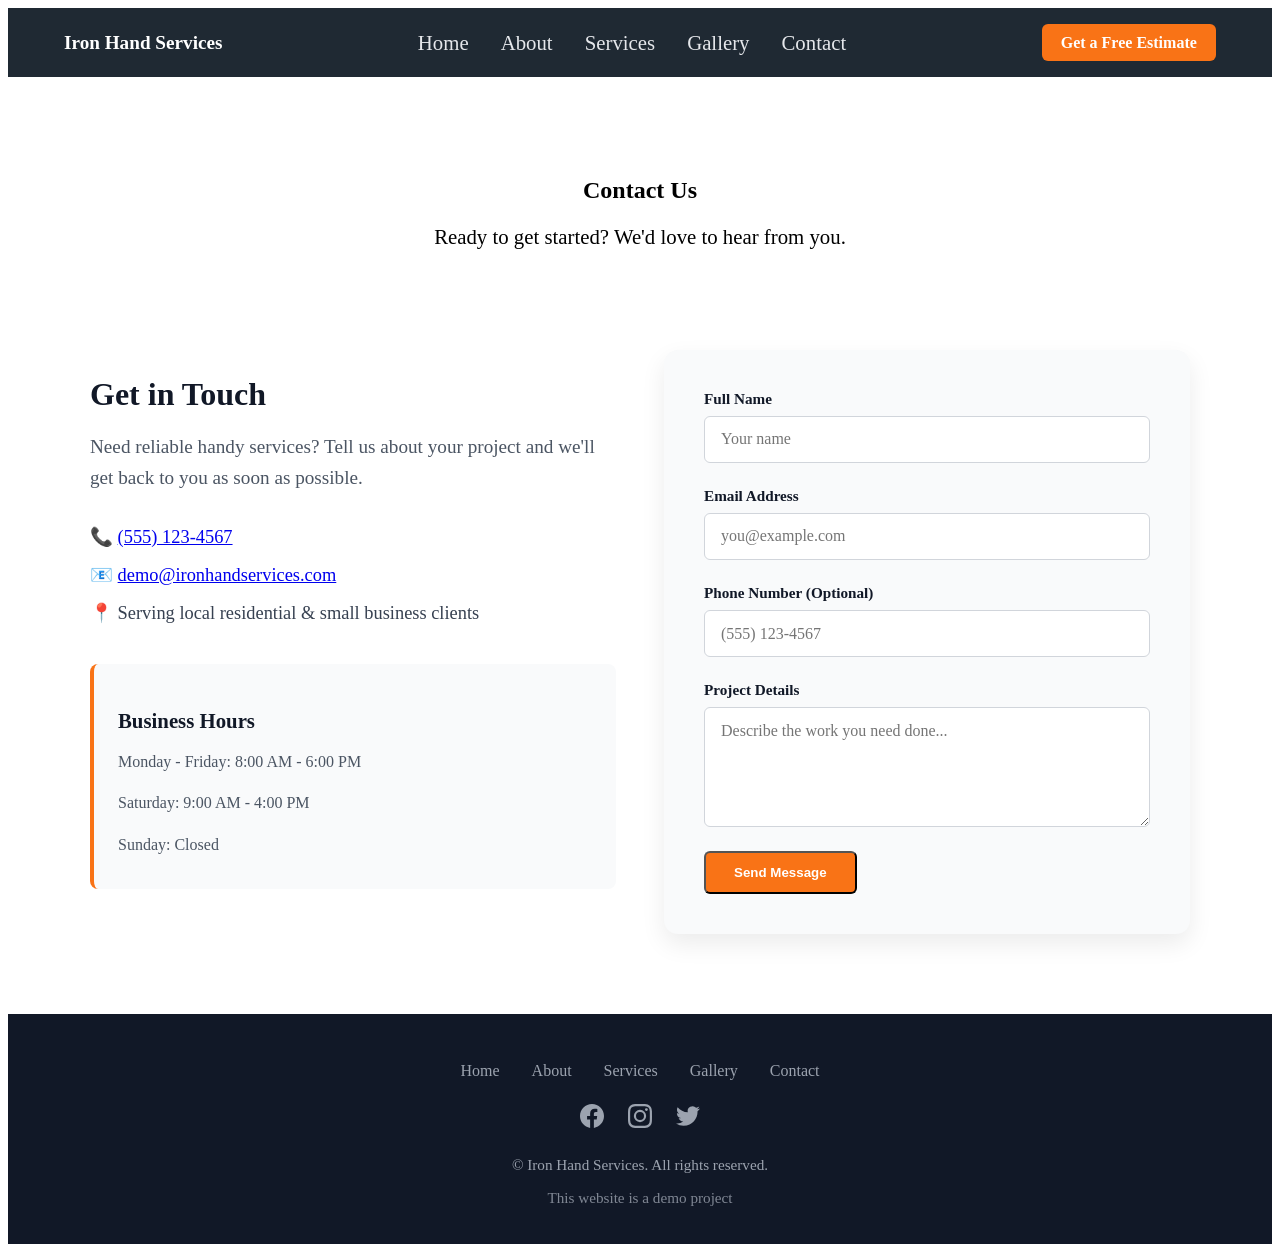
<file: contact.html>
<!DOCTYPE html>
<html lang="en">
  <head>
    <meta charset="UTF-8" />
    <meta name="viewport" content="width=device-width, initial-scale=1.0" />
    <title>Contact - Iron Hand Services</title>
    <link rel="icon" type="image/x-icon" href="favicon.png" />
    <link rel="stylesheet" href="ironHand.css" />
    <link rel="stylesheet" href="contact.css" />
  </head>
  <body>
    <!--Nav Section-->
    <header class="site-header">
      <nav class="nav-bar">
        <a href="index.html" class="logo">Iron Hand Services</a>

        <button class="nav-toggle" aria-label="Toggle Navigation">☰</button>

        <ul class="nav-links">
          <li><a href="index.html">Home</a></li>
          <li><a href="about.html">About</a></li>
          <li><a href="services.html">Services</a></li>
          <li><a href="gallery.html">Gallery</a></li>
          <li><a href="contact.html">Contact</a></li>
        </ul>

        <a href="contact.html" class="nav-cta">Get a Free Estimate</a>
      </nav>
    </header>

    <!--Page Hero-->
    <section class="page-hero">
      <div class="page-hero-content">
        <h1>Contact Us</h1>
        <p>Ready to get started? We'd love to hear from you.</p>
      </div>
    </section>

    <!--Contact Section-->
    <section class="contact-page">
      <div class="container contact-grid">
        <div class="contact-info">
          <h2>Get in Touch</h2>
          <p>
            Need reliable handy services? Tell us about your project and we'll
            get back to you as soon as possible.
          </p>

          <ul class="contact-details">
            <li>📞 <a href="tel:+15551234567">(555) 123-4567</a></li>
            <li>
              📧
              <a href="mailto:demo@ironhandservices.com"
                >demo@ironhandservices.com</a
              >
            </li>
            <li>📍 Serving local residential & small business clients</li>
          </ul>

          <div class="contact-hours">
            <h3>Business Hours</h3>
            <p>Monday - Friday: 8:00 AM - 6:00 PM</p>
            <p>Saturday: 9:00 AM - 4:00 PM</p>
            <p>Sunday: Closed</p>
          </div>
        </div>

        <form class="contact-form" id="contactForm">
          <div class="form-group">
            <label for="name">Full Name</label>
            <input
              type="text"
              id="name"
              placeholder="Your name"
              autocomplete="name"
              required
            />
          </div>

          <div class="form-group">
            <label for="email">Email Address</label>
            <input
              type="email"
              id="email"
              placeholder="you@example.com"
              autocomplete="email"
              required
            />
          </div>

          <div class="form-group">
            <label for="phone">Phone Number (Optional)</label>
            <input
              type="tel"
              id="phone"
              placeholder="(555) 123-4567"
              autocomplete="tel"
            />
          </div>

          <div class="form-group">
            <label for="message">Project Details</label>
            <textarea
              id="message"
              rows="5"
              placeholder="Describe the work you need done..."
              required
            ></textarea>
          </div>

          <button type="submit" class="btn-primary">Send Message</button>

          <div class="form-message" id="formMessage"></div>
        </form>
      </div>
    </section>

    <!--Footer Section-->
    <footer class="site-footer">
      <div class="container footer-content">
        <div class="footer-links">
          <a href="index.html">Home</a>
          <a href="about.html">About</a>
          <a href="services.html">Services</a>
          <a href="gallery.html">Gallery</a>
          <a href="contact.html">Contact</a>
        </div>

        <div class="social-links">
          <a
            href="https://facebook.com/#"
            target="_blank"
            rel="noopener noreferrer"
            aria-label="Facebook"
          >
            <svg width="24" height="24" viewBox="0 0 24 24" fill="currentColor">
              <path
                d="M24 12.073c0-6.627-5.373-12-12-12s-12 5.373-12 12c0 5.99 4.388 10.954 10.125 11.854v-8.385H7.078v-3.47h3.047V9.43c0-3.007 1.792-4.669 4.533-4.669 1.312 0 2.686.235 2.686.235v2.953H15.83c-1.491 0-1.956.925-1.956 1.874v2.25h3.328l-.532 3.47h-2.796v8.385C19.612 23.027 24 18.062 24 12.073z"
              />
            </svg>
          </a>
          <a
            href="https://instagram.com/#"
            target="_blank"
            rel="noopener noreferrer"
            aria-label="Instagram"
          >
            <svg width="24" height="24" viewBox="0 0 24 24" fill="currentColor">
              <path
                d="M12 2.163c3.204 0 3.584.012 4.85.07 3.252.148 4.771 1.691 4.919 4.919.058 1.265.069 1.645.069 4.849 0 3.205-.012 3.584-.069 4.849-.149 3.225-1.664 4.771-4.919 4.919-1.266.058-1.644.07-4.85.07-3.204 0-3.584-.012-4.849-.07-3.26-.149-4.771-1.699-4.919-4.92-.058-1.265-.07-1.644-.07-4.849 0-3.204.013-3.583.07-4.849.149-3.227 1.664-4.771 4.919-4.919 1.266-.057 1.645-.069 4.849-.069zM12 0C8.741 0 8.333.014 7.053.072 2.695.272.273 2.69.073 7.052.014 8.333 0 8.741 0 12c0 3.259.014 3.668.072 4.948.2 4.358 2.618 6.78 6.98 6.98C8.333 23.986 8.741 24 12 24c3.259 0 3.668-.014 4.948-.072 4.354-.2 6.782-2.618 6.979-6.98.059-1.28.073-1.689.073-4.948 0-3.259-.014-3.667-.072-4.947-.196-4.354-2.617-6.78-6.979-6.98C15.668.014 15.259 0 12 0zm0 5.838a6.162 6.162 0 100 12.324 6.162 6.162 0 000-12.324zM12 16a4 4 0 110-8 4 4 0 010 8zm6.406-11.845a1.44 1.44 0 100 2.881 1.44 1.44 0 000-2.881z"
              />
            </svg>
          </a>
          <a
            href="https://twitter.com/#"
            target="_blank"
            rel="noopener noreferrer"
            aria-label="Twitter"
          >
            <svg width="24" height="24" viewBox="0 0 24 24" fill="currentColor">
              <path
                d="M23.953 4.57a10 10 0 01-2.825.775 4.958 4.958 0 002.163-2.723c-.951.555-2.005.959-3.127 1.184a4.92 4.92 0 00-8.384 4.482C7.69 8.095 4.067 6.13 1.64 3.162a4.822 4.822 0 00-.666 2.475c0 1.71.87 3.213 2.188 4.096a4.904 4.904 0 01-2.228-.616v.06a4.923 4.923 0 003.946 4.827 4.996 4.996 0 01-2.212.085 4.936 4.936 0 004.604 3.417 9.867 9.867 0 01-6.102 2.105c-.39 0-.779-.023-1.17-.067a13.995 13.995 0 007.557 2.209c9.053 0 13.998-7.496 13.998-13.985 0-.21 0-.42-.015-.63A9.935 9.935 0 0024 4.59z"
              />
            </svg>
          </a>
        </div>
        <p>© Iron Hand Services. All rights reserved.</p>
        <p class="footer-note">This website is a demo project</p>
      </div>
    </footer>

    <button id="scrollToTop" class="scroll-to-top" aria-label="Scroll to top">
      ⇧
    </button>

    <script src="ironHand.js"></script>
  </body>
</html>
</file>
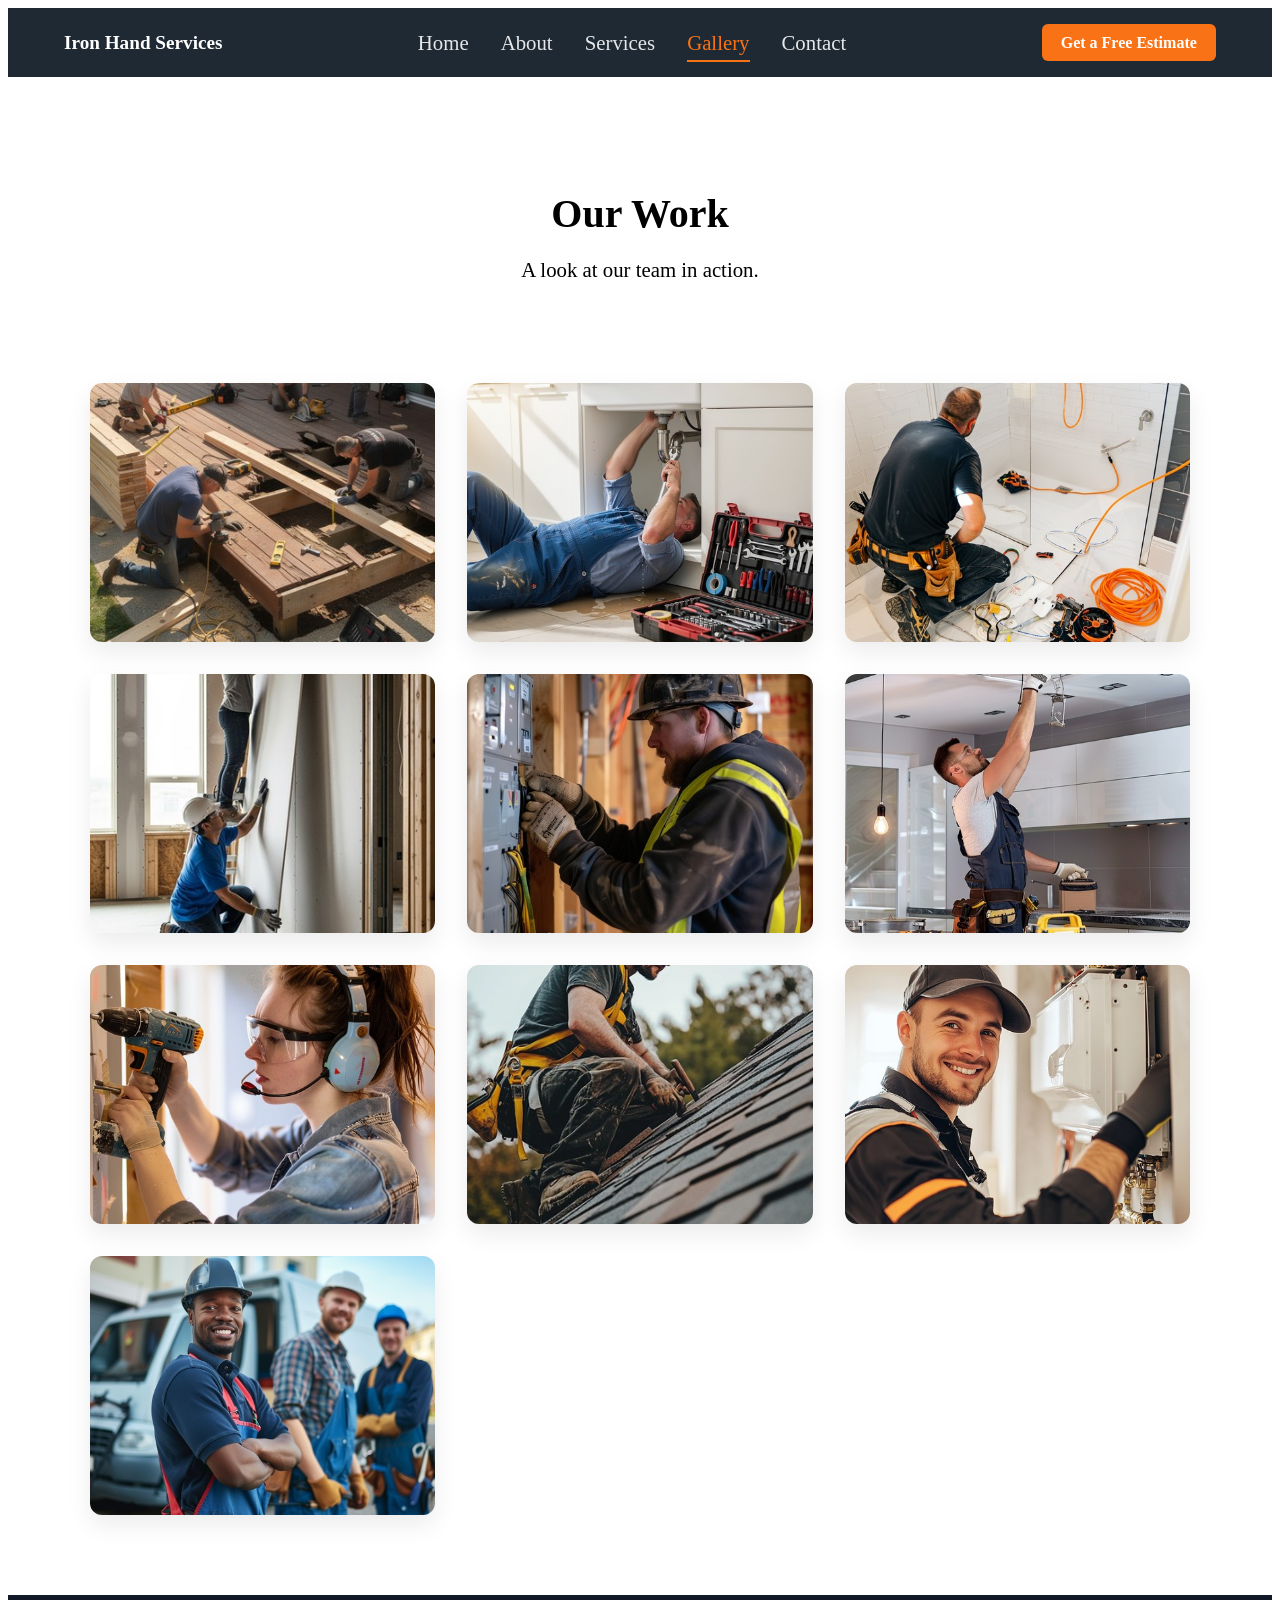
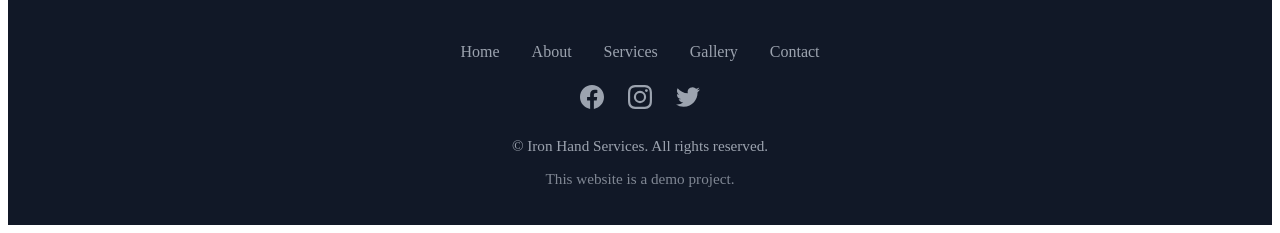
<file: gallery.html>
<!DOCTYPE html>
<html lang="en">
  <head>
    <meta charset="UTF-8" />
    <meta name="viewport" content="width=device-width, initial-scale=1.0" />
    <title>Gallery - Iron Hand Services</title>
    <link rel="icon" type="image/x-icon" href="favicon.png" />
    <link rel="stylesheet" href="ironHand.css" />
    <link rel="stylesheet" href="gallery.css" />
  </head>

  <body>
    <!--Nav Section-->
    <header class="site-header">
      <nav class="nav-bar">
        <a href="index.html" class="logo">Iron Hand Services</a>

        <button class="nav-toggle" aria-label="Toggle Navigation">☰</button>

        <ul class="nav-links">
          <li><a href="index.html">Home</a></li>
          <li><a href="about.html">About</a></li>
          <li><a href="services.html">Services</a></li>
          <li><a href="gallery.html" class="active">Gallery</a></li>
          <li><a href="contact.html">Contact</a></li>
        </ul>

        <a href="index.html#contact" class="nav-cta">Get a Free Estimate</a>
      </nav>
    </header>

    <!--Page Hero-->
    <section class="page-hero">
      <div class="page-hero-content">
        <h1>Our Work</h1>
        <p>A look at our team in action.</p>
      </div>
    </section>

    <!--Gallery Section-->
    <section class="gallery-section">
      <div class="container">
        <div class="gallery-grid">
          <div class="gallery-item">
            <img src="Deck.jpg" alt="Deck Work in progress" />
            <div class="gallery-overlay">
              <p>Deck Repair</p>
            </div>
          </div>

          <div class="gallery-item">
            <img src="Plumber.jpg" alt="Plumbing work in progress" />
            <div class="gallery-overlay">
              <p>Plumbing Repair</p>
            </div>
          </div>

          <div class="gallery-item">
            <img src="Bathroom.jpg" alt="Bathroom upgrade" />
            <div class="gallery-overlay">
              <p>Bathroom Upgrade</p>
            </div>
          </div>

          <div class="gallery-item">
            <img src="Drywall.jpg" alt="Drywall repair" />
            <div class="gallery-overlay">
              <p>Drywall Repair</p>
            </div>
          </div>

          <div class="gallery-item">
            <img src="Electrical.jpg" alt="Electrical repair" />
            <div class="gallery-overlay">
              <p>Electrical Repair</p>
            </div>
          </div>

          <div class="gallery-item">
            <img src="Lighting.jpg" alt="Lighting fixtures" />
            <div class="gallery-overlay">
              <p>Lighting Fixtures</p>
            </div>
          </div>

          <div class="gallery-item">
            <img src="Framing.jpg" alt="Framing" />
            <div class="gallery-overlay">
              <p>Framing & Carpentry</p>
            </div>
          </div>

          <div class="gallery-item">
            <img src="Roofing.jpg" alt="Roofing repair" />
            <div class="gallery-overlay">
              <p>Roofing Repair</p>
            </div>
          </div>

          <div class="gallery-item">
            <img src="Heating & Plumbing.jpg" alt="Heating & plumbing" />
            <div class="gallery-overlay">
              <p>Heating and Plumbing</p>
            </div>
          </div>

          <div class="gallery-item">
            <img src="Team.jpg" alt="Team members" />
            <div class="gallery-overlay">
              <p>Our Team</p>
            </div>
          </div>
        </div>
      </div>
    </section>

    <!--Footer-->
    <footer class="site-footer">
      <div class="container footer-content">
        <div class="footer-links">
          <a href="index.html">Home</a>
          <a href="about.html">About</a>
          <a href="services.html">Services</a>
          <a href="gallery.html">Gallery</a>
          <a href="index.html#content">Contact</a>
        </div>

        <div class="social-links">
          <a
            href="https://facebook.com/#"
            target="_blank"
            rel="noopener noreferrer"
            aria-label="Facebook"
          >
            <svg width="24" height="24" viewBox="0 0 24 24" fill="currentColor">
              <path
                d="M24 12.073c0-6.627-5.373-12-12-12s-12 5.373-12 12c0 5.99 4.388 10.954 10.125 11.854v-8.385H7.078v-3.47h3.047V9.43c0-3.007 1.792-4.669 4.533-4.669 1.312 0 2.686.235 2.686.235v2.953H15.83c-1.491 0-1.956.925-1.956 1.874v2.25h3.328l-.532 3.47h-2.796v8.385C19.612 23.027 24 18.062 24 12.073z"
              />
            </svg>
          </a>
          <a
            href="https://instagram.com/#"
            target="_blank"
            rel="noopener noreferrer"
            aria-label="Instagram"
          >
            <svg width="24" height="24" viewBox="0 0 24 24" fill="currentColor">
              <path
                d="M12 2.163c3.204 0 3.584.012 4.85.07 3.252.148 4.771 1.691 4.919 4.919.058 1.265.069 1.645.069 4.849 0 3.205-.012 3.584-.069 4.849-.149 3.225-1.664 4.771-4.919 4.919-1.266.058-1.644.07-4.85.07-3.204 0-3.584-.012-4.849-.07-3.26-.149-4.771-1.699-4.919-4.92-.058-1.265-.07-1.644-.07-4.849 0-3.204.013-3.583.07-4.849.149-3.227 1.664-4.771 4.919-4.919 1.266-.057 1.645-.069 4.849-.069zM12 0C8.741 0 8.333.014 7.053.072 2.695.272.273 2.69.073 7.052.014 8.333 0 8.741 0 12c0 3.259.014 3.668.072 4.948.2 4.358 2.618 6.78 6.98 6.98C8.333 23.986 8.741 24 12 24c3.259 0 3.668-.014 4.948-.072 4.354-.2 6.782-2.618 6.979-6.98.059-1.28.073-1.689.073-4.948 0-3.259-.014-3.667-.072-4.947-.196-4.354-2.617-6.78-6.979-6.98C15.668.014 15.259 0 12 0zm0 5.838a6.162 6.162 0 100 12.324 6.162 6.162 0 000-12.324zM12 16a4 4 0 110-8 4 4 0 010 8zm6.406-11.845a1.44 1.44 0 100 2.881 1.44 1.44 0 000-2.881z"
              />
            </svg>
          </a>
          <a
            href="https://twitter.com/#"
            target="_blank"
            rel="noopener noreferrer"
            aria-label="Twitter"
          >
            <svg width="24" height="24" viewBox="0 0 24 24" fill="currentColor">
              <path
                d="M23.953 4.57a10 10 0 01-2.825.775 4.958 4.958 0 002.163-2.723c-.951.555-2.005.959-3.127 1.184a4.92 4.92 0 00-8.384 4.482C7.69 8.095 4.067 6.13 1.64 3.162a4.822 4.822 0 00-.666 2.475c0 1.71.87 3.213 2.188 4.096a4.904 4.904 0 01-2.228-.616v.06a4.923 4.923 0 003.946 4.827 4.996 4.996 0 01-2.212.085 4.936 4.936 0 004.604 3.417 9.867 9.867 0 01-6.102 2.105c-.39 0-.779-.023-1.17-.067a13.995 13.995 0 007.557 2.209c9.053 0 13.998-7.496 13.998-13.985 0-.21 0-.42-.015-.63A9.935 9.935 0 0024 4.59z"
              />
            </svg>
          </a>
        </div>
        <p>© Iron Hand Services. All rights reserved.</p>
        <p class="footer-note">This website is a demo project.</p>
      </div>
    </footer>

    <button id="scrollToTop" class="scroll-to-top" aria-label="Scroll to top">
      ⇧
    </button>

    <script src="ironHand.js"></script>
  </body>
</html>
</file>
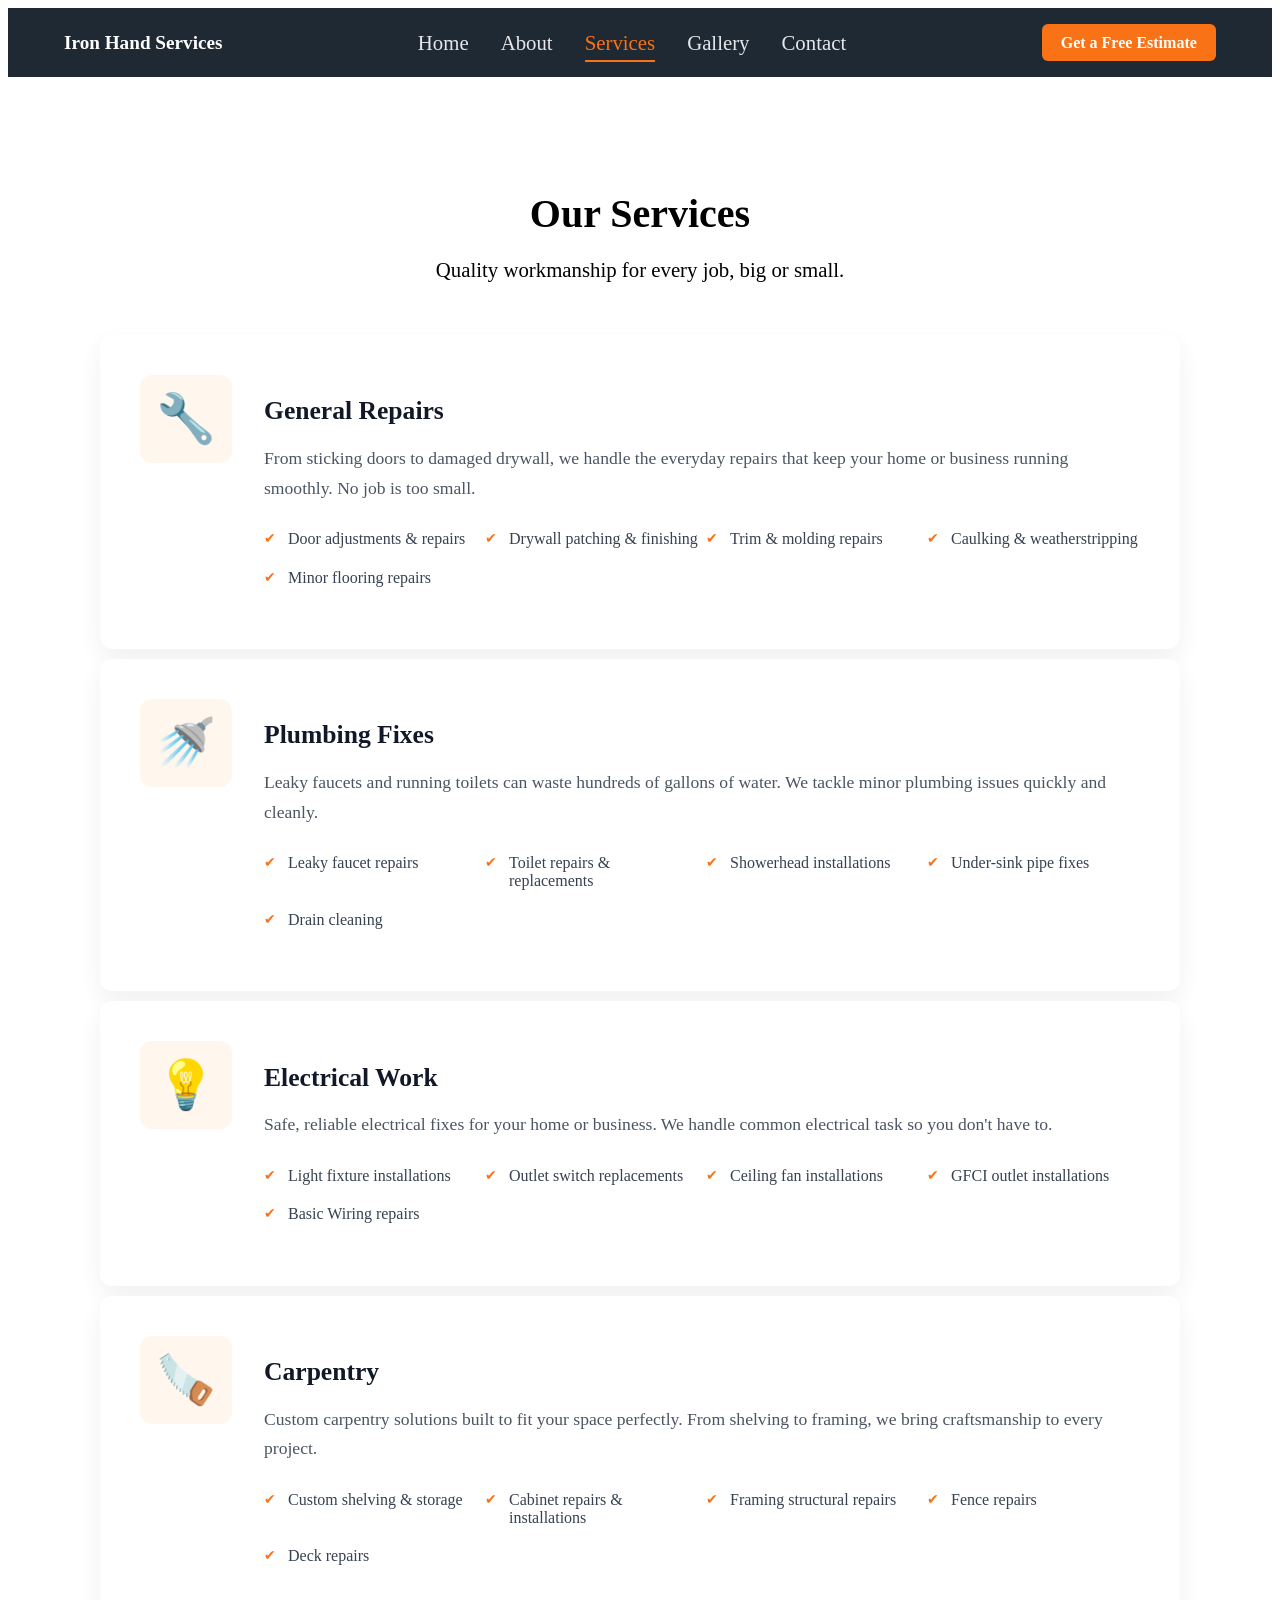
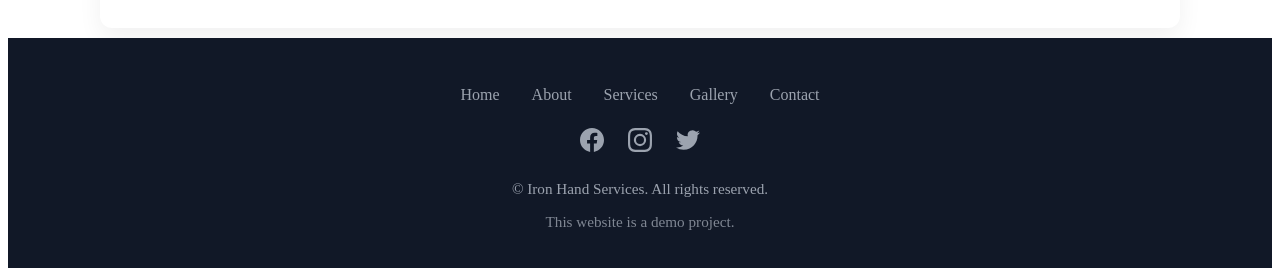
<file: services.html>
<!DOCTYPE html>
<html lang="en">
  <head>
    <meta charset="UTF-8" />
    <meta name="viewport" content="width=device-width, initial-scale=1.0" />
    <title>Services - Iron Hand Services</title>
    <link rel="icon" type="image/x-icon" href="favicon.png" />
    <link rel="stylesheet" href="ironHand.css" />
    <link rel="stylesheet" href="services.css" />
  </head>
  <body>
    <!--Nav Section-->
    <header class="site-header">
      <nav class="nav-bar">
        <a href="index.html" class="logo">Iron Hand Services</a>

        <button class="nav-toggle" aria-label="Toggle Navigatioin">☰</button>

        <ul class="nav-links">
          <li><a href="index.html">Home</a></li>
          <li><a href="about.html">About</a></li>
          <li><a href="services.html" class="active">Services</a></li>
          <li><a href="gallery.html">Gallery</a></li>
          <li><a href="contact.html">Contact</a></li>
        </ul>

        <a href="index.html#contact" class="nav-cta">Get a Free Estimate</a>
      </nav>
    </header>

    <!--Page Hero-->
    <section class="page-hero">
      <div class="page-hero-content">
        <h1>Our Services</h1>
        <p>Quality workmanship for every job, big or small.</p>
      </div>
    </section>

    <!--Services List-->
    <section class="services-full">
      <div class="container">
        <article class="service-detail-card">
          <div class="service-detail-icon">🔧</div>
          <div class="service-detail-content">
            <h2>General Repairs</h2>
            <p>
              From sticking doors to damaged drywall, we handle the everyday
              repairs that keep your home or business running smoothly. No job
              is too small.
            </p>
            <ul>
              <li>Door adjustments & repairs</li>
              <li>Drywall patching & finishing</li>
              <li>Trim & molding repairs</li>
              <li>Caulking & weatherstripping</li>
              <li>Minor flooring repairs</li>
            </ul>
          </div>
        </article>

        <article class="service-detail-card">
          <div class="service-detail-icon">🚿</div>
          <div class="service-detail-content">
            <h2>Plumbing Fixes</h2>
            <p>
              Leaky faucets and running toilets can waste hundreds of gallons of
              water. We tackle minor plumbing issues quickly and cleanly.
            </p>
            <ul>
              <li>Leaky faucet repairs</li>
              <li>Toilet repairs & replacements</li>
              <li>Showerhead installations</li>
              <li>Under-sink pipe fixes</li>
              <li>Drain cleaning</li>
            </ul>
          </div>
        </article>

        <article class="service-detail-card">
          <div class="service-detail-icon">💡</div>
          <div class="service-detail-content">
            <h2>Electrical Work</h2>
            <p>
              Safe, reliable electrical fixes for your home or business. We
              handle common electrical task so you don't have to.
            </p>
            <ul>
              <li>Light fixture installations</li>
              <li>Outlet switch replacements</li>
              <li>Ceiling fan installations</li>
              <li>GFCI outlet installations</li>
              <li>Basic Wiring repairs</li>
            </ul>
          </div>
        </article>

        <article class="service-detail-card">
          <div class="service-detail-icon">🪚</div>
          <div class="service-detail-content">
            <h2>Carpentry</h2>
            <p>
              Custom carpentry solutions built to fit your space perfectly. From
              shelving to framing, we bring craftsmanship to every project.
            </p>
            <ul>
              <li>Custom shelving & storage</li>
              <li>Cabinet repairs & installations</li>
              <li>Framing structural repairs</li>
              <li>Fence repairs</li>
              <li>Deck repairs</li>
            </ul>
          </div>
        </article>
      </div>
    </section>

    <!--Footer-->
    <footer class="site-footer">
      <div class="container footer-content">
        <div class="footer-links">
          <a href="index.html">Home</a>
          <a href="about.html">About</a>
          <a href="services.html">Services</a>
          <a href="gallery.html">Gallery</a>
          <a href="index.html#content">Contact</a>
        </div>

        <div class="social-links">
          <a
            href="https://facebook.com/#"
            target="_blank"
            rel="noopener noreferrer"
            aria-label="Facebook"
          >
            <svg width="24" height="24" viewBox="0 0 24 24" fill="currentColor">
              <path
                d="M24 12.073c0-6.627-5.373-12-12-12s-12 5.373-12 12c0 5.99 4.388 10.954 10.125 11.854v-8.385H7.078v-3.47h3.047V9.43c0-3.007 1.792-4.669 4.533-4.669 1.312 0 2.686.235 2.686.235v2.953H15.83c-1.491 0-1.956.925-1.956 1.874v2.25h3.328l-.532 3.47h-2.796v8.385C19.612 23.027 24 18.062 24 12.073z"
              />
            </svg>
          </a>
          <a
            href="https://instagram.com/#"
            target="_blank"
            rel="noopener noreferrer"
            aria-label="Instagram"
          >
            <svg width="24" height="24" viewBox="0 0 24 24" fill="currentColor">
              <path
                d="M12 2.163c3.204 0 3.584.012 4.85.07 3.252.148 4.771 1.691 4.919 4.919.058 1.265.069 1.645.069 4.849 0 3.205-.012 3.584-.069 4.849-.149 3.225-1.664 4.771-4.919 4.919-1.266.058-1.644.07-4.85.07-3.204 0-3.584-.012-4.849-.07-3.26-.149-4.771-1.699-4.919-4.92-.058-1.265-.07-1.644-.07-4.849 0-3.204.013-3.583.07-4.849.149-3.227 1.664-4.771 4.919-4.919 1.266-.057 1.645-.069 4.849-.069zM12 0C8.741 0 8.333.014 7.053.072 2.695.272.273 2.69.073 7.052.014 8.333 0 8.741 0 12c0 3.259.014 3.668.072 4.948.2 4.358 2.618 6.78 6.98 6.98C8.333 23.986 8.741 24 12 24c3.259 0 3.668-.014 4.948-.072 4.354-.2 6.782-2.618 6.979-6.98.059-1.28.073-1.689.073-4.948 0-3.259-.014-3.667-.072-4.947-.196-4.354-2.617-6.78-6.979-6.98C15.668.014 15.259 0 12 0zm0 5.838a6.162 6.162 0 100 12.324 6.162 6.162 0 000-12.324zM12 16a4 4 0 110-8 4 4 0 010 8zm6.406-11.845a1.44 1.44 0 100 2.881 1.44 1.44 0 000-2.881z"
              />
            </svg>
          </a>
          <a
            href="https://twitter.com/#"
            target="_blank"
            rel="noopener noreferrer"
            aria-label="Twitter"
          >
            <svg width="24" height="24" viewBox="0 0 24 24" fill="currentColor">
              <path
                d="M23.953 4.57a10 10 0 01-2.825.775 4.958 4.958 0 002.163-2.723c-.951.555-2.005.959-3.127 1.184a4.92 4.92 0 00-8.384 4.482C7.69 8.095 4.067 6.13 1.64 3.162a4.822 4.822 0 00-.666 2.475c0 1.71.87 3.213 2.188 4.096a4.904 4.904 0 01-2.228-.616v.06a4.923 4.923 0 003.946 4.827 4.996 4.996 0 01-2.212.085 4.936 4.936 0 004.604 3.417 9.867 9.867 0 01-6.102 2.105c-.39 0-.779-.023-1.17-.067a13.995 13.995 0 007.557 2.209c9.053 0 13.998-7.496 13.998-13.985 0-.21 0-.42-.015-.63A9.935 9.935 0 0024 4.59z"
              />
            </svg>
          </a>
        </div>
        <p>© Iron Hand Services. All rights reserved.</p>
        <p class="footer-note">This website is a demo project.</p>
      </div>
    </footer>

    <button id="scrollToTop" class="scroll-to-top" aria-label="Scroll to top">
      ⇧
    </button>

    <script src="ironHand.js"></script>
  </body>
</html>
</file>
<file: ironHand.css>
/* Smooth Page Transition */
@keyframes fadeIn {
  from {
    opacity: 0;
  }
  to {
    opacity: 1;
  }
}

.body {
  animation: fadeIn 0.3s ease-in;
}

/* Fade Out On Page Exit */
body.page-exit {
  animation: fadeOut 0.2s ease-out forwards;
}

@keyframes fadeOut {
  from {
    opacity: 1;
  }
  to {
    opacity: 0;
  }
}

/* Hero Section */
* {
  box-sizing: border-box;
}
.hero {
  position: relative;
  min-height: 90vh;
  background-image: url(Tool\ Table.jpg);
  background-size: cover;
  background-position: center;
  display: flex;
  align-items: center;
  background-attachment: scroll;
}

.hero-overlay {
  width: 100%;
  height: 100%;
  background: rgba(31, 41, 51, 0.45);
  display: flex;
  align-items: center;
}

.hero-content {
  max-width: 700px;
  padding: 2rem;
  color: #ffffff;
}

.hero-content h1 {
  font-size: clamp(2.2rem, 4vw, 3.2rem);
  margin-bottom: 1rem;
}

.hero-content p {
  font-size: 1.4rem;
  line-height: 1.6;
  margin-bottom: 2rem;
  color: #e5e7eb;
}

/* Buttons */
.btn-primary {
  display: inline-block;
  background-color: #f97316;
  color: #ffffff;
  padding: 0.75rem 1.75rem;
  border-radius: 6px;
  font-weight: 800;
  text-decoration: none;
  transition: background-color 0.3s;
}

.btn-primary:hover {
  background-color: #ea580c;
}

.btn-secondary {
  display: inline-block;
  margin-top: 2rem;
  color: #f97316;
  font-weight: 800;
  text-decoration: none;
}

/* Services Section */
.services-preview {
  background-color: #f9fafb;
  padding: 5rem 1.5rem;
}

.container {
  max-width: 1100px;
  margin: 0 auto;
}

.services-preview h2 {
  text-align: center;
  margin-bottom: 3rem;
  font-size: 2rem;
}

.services-grid {
  display: grid;
  grid-template-columns: repeat(auto-fit, minmax(220px, 1fr));
  gap: 2rem;
}

.service-card {
  background-color: #ffffff;
  padding: 2rem;
  border-radius: 8px;
  box-shadow: 0 10px 20px rgba(0, 0, 0, 0.05);
  transition: transform 0.3s ease, box-shadow 0.3s ease;
  cursor: pointer;
}

.service-card:hover {
  transform: translateY(-6px);
  box-shadow: 0 18px 35px rgba(0, 0, 0, 0.1);
}

.service-card h3 {
  margin-bottom: 0.5rem;
  font-size: 1.3rem;
  font-weight: 800;
}

.service-card p {
  color: #4b5563;
  line-height: 1.5;
  font-size: 1.1rem;
}

.service-icon {
  font-size: 2rem;
  margin-bottom: 1rem;
  display: inline-block;
}

/* Header Navbar */
.site-header {
  top: 0;
  z-index: 1000;
  background-color: #1f2933;
  position: sticky;
}

.nav-bar {
  display: flex;
  align-items: center;
  justify-content: space-between;
  padding: 1rem 1.5rem;
  position: sticky;
  max-width: 1200px;
  margin: 0 auto;
}

/* Logo */
.logo {
  font-size: 1.2rem;
  font-weight: 700;
  color: #ffffff;
  text-decoration: none;
}

/* Hide toggle by default */
.nav-toggle {
  display: none;
  background: none;
  border: none;
  color: #ffffff;
  font-size: 1.5rem;
  cursor: pointer;
  padding: 0.5rem;
  z-index: 1001;
  position: relative;
}

.nav-links {
  list-style: none;
  display: flex;
  gap: 2rem;
  align-items: center;
  margin: 0;
  padding: 0;
}

.nav-links a {
  color: #e5e7eb;
  text-decoration: none;
  font-size: 1.3rem;
  transition: color 0.3s ease;
  position: relative;
}

.nav-links a:hover {
  color: #f97316;
}

/* Nav CTA */
.nav-cta {
  background-color: #f97316;
  color: #ffffff;
  padding: 0.6rem 1.2rem;
  border-radius: 6px;
  font-weight: 800;
  text-decoration: none;
  transition: background-color 0.3s ease;
}

.nav-cta:hover {
  background-color: #ea580c;
}

.nav-links a.active {
  color: #f97316;
}

.nav-links a.active::after {
  content: "";
  position: absolute;
  bottom: -8px;
  left: 0;
  right: 0;
  height: 2px;
  background-color: #f97316;
}

/* Mobile Navbar */
@media (max-width: 600px) {
  .nav-toggle {
    display: block;
  }

  .nav-links {
    position: absolute;
    top: 100%;
    left: 0;
    right: 0;
    background-color: #1f2933;
    flex-direction: column;
    gap: 0;
    padding: 1rem 0;
    transform: translateY(-100%);
    opacity: 0;
    visibility: hidden;
    transition: transform 0.3s ease, opacity 0.3s ease, visibility 0.3s ease;
  }

  .nav-links.active {
    transform: translateY(0);
    opacity: 1;
    visibility: visible;
  }

  .nav-links li {
    width: 100%;
  }

  .nav-links a {
    display: block;
    padding: 1rem 1.5rem;
    width: 100%;
  }

  .nav-links a.active::after {
    display: none;
  }

  /* ReMove CTA from mobile nav */
  .nav-cta {
    display: none;
  }

  .service-card {
    padding: 2.5rem 2rem;
  }

  .about-highlights li {
    font-size: 0.8rem;
    margin-bottom: 0.75rem;
  }
  /* Aligned margins */
  .about-highlights ul {
    padding: 0;
  }
}

/* Why Choose Us Section */
.why-choose-us {
  background-color: #ffffff;
  padding: 5rem 1.2rem;
}

.why-choose-us h2 {
  text-align: center;
  font-size: 2.2rem;
  font-weight: 800;
  margin-bottom: 3.5rem;
}

.why-grid {
  display: grid;
  grid-template-columns: repeat(auto-fit, minmax(240px, 1fr));
  gap: 2.5rem;
}

.why-card {
  text-align: center;
  padding: 2.5rem 2rem;
  border-radius: 12px;
  background-color: #f9fafb;
  transition: transform 0.3s ease, box-shadow 0.3s ease;
  cursor: pointer;
}

.why-card:hover {
  transform: translateY(-6px);
  box-shadow: 0 18px 35px rgba(0, 0, 0, 0.08);
}

.why-icon {
  font-size: 2.5rem;
  margin-bottom: 1rem;
  display: inline-block;
}

.why-card h3 {
  font-size: 1.3rem;
  margin-bottom: 0.75rem;
  font-weight: 800;
}

.why-card p {
  font-size: 1.1rem;
  line-height: 1.6;
  color: #4b5563;
}

/* Testimonials Section */
.testimonials {
  background-color: #f9fafb;
  padding: 5rem 1.5rem;
}

.testimonials h2 {
  text-align: center;
  font-size: 2.2rem;
  font-weight: 800;
  margin-bottom: 3.5rem;
}

.testimonials-grid {
  display: grid;
  grid-template-columns: repeat(auto-fit, minmax(280px, 1fr));
  gap: 2.5rem;
}

.testimonial-card {
  background-color: #ffffff;
  padding: 2.5rem;
  border-radius: 12px;
  box-shadow: 0 12px 25px rgba(0, 0, 0, 0.06);
  position: relative;
}

.testimonial-text {
  font-size: 1.1rem;
  line-height: 1.7;
  color: #374151;
  margin-bottom: 1.5rem;
}

.testimonial-author {
  display: flex;
  flex-direction: column;
  font-size: 0.95rem;
  color: #6b7280;
}

.testimonial-author strong {
  color: #111827;
  font-weight: 700;
}

.testimonial-card::before {
  content: "“";
  font-size: 4rem;
  color: #f97316;
  position: absolute;
  top: 1rem;
  left: 1.5rem;
  opacity: 0.2;
}

/* Footer */
.site-footer {
  background-color: #111827;
  color: #9ca3af;
  padding: 3rem 1.5rem 2rem;
  text-align: center;
}

.footer-content {
  max-width: 1100px;
  margin: 0 auto;
}

.footer-content p {
  font-size: 0.95rem;
  margin-bottom: 0.3rem;
}

.footer-links {
  display: flex;
  justify-content: center;
  gap: 2rem;
  margin-bottom: 1.5rem;
  flex-wrap: wrap;
}

.footer-links a {
  color: #9ca3af;
  text-decoration: none;
  transition: color 0.3s;
}

.footer-links a:hover {
  color: #f97316;
}

.footer-note {
  font-size: 0.85rem;
  opacity: 0.8;
}

.social-links {
  display: flex;
  justify-content: center;
  gap: 1.5rem;
  margin-bottom: 1.5rem;
}

.social-links a {
  color: #9ca3af;
  transition: color 0.3s, transform 0.2s;
  display: inline-block;
}

.social-links a:hover {
  color: #f97316;
  transform: translateY(-3px);
}
/* Smooth scrolling for page */
html {
  scroll-behavior: smooth;
}
/* Add offset/space make content appear below navigation */
section {
  scroll-margin-top: 90px;
}
/* Hover consistency */
a {
  transition: color 0.3s ease, background-color 0.3s ease;
}

.animate-on-scroll {
  opacity: 0;
  transform: translateY(60px);
  transition: opacity 0.8s ease-out, transform 0.8s ease-out;
}

.animate-on-scroll.visible {
  opacity: 1;
  transform: translateY(0);
}

/* Slight Stagger to testimonials */
.testimonial-card {
  transition-delay: var(--delay, 0s);
}

/* Scroll to top button */
.scroll-to-top {
  position: fixed;
  bottom: 2rem;
  right: 2rem;
  background-color: #f97316;
  color: #ffffff;
  width: 50px;
  height: 50px;
  border-radius: 50%;
  border: none;
  font-size: 1.5rem;
  cursor: pointer;
  opacity: 0;
  visibility: hidden;
  transition: opacity 0.3s, visibility 0.3s, transform 0.3s,
    background-color 0.3s;
  z-index: 999;
  box-shadow: 0 4px 12px rgba(0, 0, 0, 0.15);
}

.scroll-to-top.visible {
  opacity: 1;
  visibility: visible;
}

.scroll-to-top:hover {
  background-color: #ea580c;
  transform: translateY(-3px);
}

/* Form message */
.form-message {
  margin-top: 1rem;
  padding: 1rem;
  border-radius: 6px;
  font-weight: 600;
  text-align: center;
  display: none;
}

.form-message.success {
  background-color: #d1fae5;
  color: #065f46;
  border: 1px solid #6ee7b7;
  display: block;
}

.form-message.error {
  background-color: #fee2e2;
  color: #991b1b;
  border: 1px solid #fca5a5;
  display: block;
}

/* Focus for accessibility */
.btn-primary:focus {
  outline: 3px solid #fdba74;
  outline-offset: 2px;
}

.logo:focus {
  outline: 2px solid #f97316;
  outline-offset: 4px;
  border-radius: 4px;
}

.nav-toggle:focus {
  outline: 2px solid #f97316;
  outline-offset: 2px;
  border-radius: 4px;
}

.nav-links a:focus {
  outline: 2px solid #f97316;
  outline-offset: 4px;
  border-radius: 4px;
}

.nav-cta:focus {
  outline: 3px solid #fdba74;
  outline-offset: 2px;
}

.footer-links a:focus {
  outline: 2px solid #f97316;
  outline-offset: 4px;
  border-radius: 4px;
}

.social-links a:focus {
  outline: 2px solid #f97316;
  outline-offset: 4px;
  border-radius: 4px;
}

.scroll-to-top:focus {
  outline: 3px solid #f97316;
  outline-offset: 2px;
}
</file>
<file: ironHand/ironHand.css>
/* Smooth Page Transition */
@keyframes fadeIn {
  from {
    opacity: 0;
  }
  to {
    opacity: 1;
  }
}

.body {
  animation: fadeIn 0.3s ease-in;
}

/* Fade Out On Page Exit */
body.page-exit {
  animation: fadeOut 0.2s ease-out forwards;
}

@keyframes fadeOut {
  from {
    opacity: 1;
  }
  to {
    opacity: 0;
  }
}

/* Hero Section */
* {
  box-sizing: border-box;
}
.hero {
  position: relative;
  min-height: 90vh;
  background-image: url(Tool\ Table.jpg);
  background-size: cover;
  background-position: center;
  display: flex;
  align-items: center;
  background-attachment: scroll;
}

.hero-overlay {
  width: 100%;
  height: 100%;
  background: rgba(31, 41, 51, 0.45);
  display: flex;
  align-items: center;
}

.hero-content {
  max-width: 700px;
  padding: 2rem;
  color: #ffffff;
}

.hero-content h1 {
  font-size: clamp(2.2rem, 4vw, 3.2rem);
  margin-bottom: 1rem;
}

.hero-content p {
  font-size: 1.4rem;
  line-height: 1.6;
  margin-bottom: 2rem;
  color: #e5e7eb;
}

/* Buttons */
.btn-primary {
  display: inline-block;
  background-color: #f97316;
  color: #ffffff;
  padding: 0.75rem 1.75rem;
  border-radius: 6px;
  font-weight: 800;
  text-decoration: none;
  transition: background-color 0.3s;
}

.btn-primary:hover {
  background-color: #ea580c;
}

.btn-secondary {
  display: inline-block;
  margin-top: 2rem;
  color: #f97316;
  font-weight: 800;
  text-decoration: none;
}

/* Services Section */
.services-preview {
  background-color: #f9fafb;
  padding: 5rem 1.5rem;
}

.container {
  max-width: 1100px;
  margin: 0 auto;
}

.services-preview h2 {
  text-align: center;
  margin-bottom: 3rem;
  font-size: 2rem;
}

.services-grid {
  display: grid;
  grid-template-columns: repeat(auto-fit, minmax(220px, 1fr));
  gap: 2rem;
}

.service-card {
  background-color: #ffffff;
  padding: 2rem;
  border-radius: 8px;
  box-shadow: 0 10px 20px rgba(0, 0, 0, 0.05);
  transition: transform 0.3s ease, box-shadow 0.3s ease;
  cursor: pointer;
}

.service-card:hover {
  transform: translateY(-6px);
  box-shadow: 0 18px 35px rgba(0, 0, 0, 0.1);
}

.service-card h3 {
  margin-bottom: 0.5rem;
  font-size: 1.3rem;
  font-weight: 800;
}

.service-card p {
  color: #4b5563;
  line-height: 1.5;
  font-size: 1.1rem;
}

.service-icon {
  font-size: 2rem;
  margin-bottom: 1rem;
  display: inline-block;
}

/* Header Navbar */
.site-header {
  top: 0;
  z-index: 1000;
  background-color: #1f2933;
  position: sticky;
}

.nav-bar {
  display: flex;
  align-items: center;
  justify-content: space-between;
  padding: 1rem 1.5rem;
  position: sticky;
  max-width: 1200px;
  margin: 0 auto;
}

/* Logo */
.logo {
  font-size: 1.2rem;
  font-weight: 700;
  color: #ffffff;
  text-decoration: none;
}

/* Hide toggle by default */
.nav-toggle {
  display: none;
  background: none;
  border: none;
  color: #ffffff;
  font-size: 1.5rem;
  cursor: pointer;
  padding: 0.5rem;
  z-index: 1001;
  position: relative;
}

.nav-links {
  list-style: none;
  display: flex;
  gap: 2rem;
  align-items: center;
  margin: 0;
  padding: 0;
}

.nav-links a {
  color: #e5e7eb;
  text-decoration: none;
  font-size: 1.3rem;
  transition: color 0.3s ease;
  position: relative;
}

.nav-links a:hover {
  color: #f97316;
}

/* Nav CTA */
.nav-cta {
  background-color: #f97316;
  color: #ffffff;
  padding: 0.6rem 1.2rem;
  border-radius: 6px;
  font-weight: 800;
  text-decoration: none;
  transition: background-color 0.3s ease;
}

.nav-cta:hover {
  background-color: #ea580c;
}

.nav-links a.active {
  color: #f97316;
}

.nav-links a.active::after {
  content: "";
  position: absolute;
  bottom: -8px;
  left: 0;
  right: 0;
  height: 2px;
  background-color: #f97316;
}

/* Mobile Navbar */
@media (max-width: 600px) {
  .nav-toggle {
    display: block;
  }

  .nav-links {
    position: absolute;
    top: 100%;
    left: 0;
    right: 0;
    background-color: #1f2933;
    flex-direction: column;
    gap: 0;
    padding: 1rem 0;
    transform: translateY(-100%);
    opacity: 0;
    visibility: hidden;
    transition: transform 0.3s ease, opacity 0.3s ease, visibility 0.3s ease;
  }

  .nav-links.active {
    transform: translateY(0);
    opacity: 1;
    visibility: visible;
  }

  .nav-links li {
    width: 100%;
  }

  .nav-links a {
    display: block;
    padding: 1rem 1.5rem;
    width: 100%;
  }

  .nav-links a.active::after {
    display: none;
  }

  /* ReMove CTA from mobile nav */
  .nav-cta {
    display: none;
  }

  .service-card {
    padding: 2.5rem 2rem;
  }

  .about-highlights li {
    font-size: 0.8rem;
    margin-bottom: 0.75rem;
  }
  /* Aligned margins */
  .about-highlights ul {
    padding: 0;
  }
}

/* Why Choose Us Section */
.why-choose-us {
  background-color: #ffffff;
  padding: 5rem 1.2rem;
}

.why-choose-us h2 {
  text-align: center;
  font-size: 2.2rem;
  font-weight: 800;
  margin-bottom: 3.5rem;
}

.why-grid {
  display: grid;
  grid-template-columns: repeat(auto-fit, minmax(240px, 1fr));
  gap: 2.5rem;
}

.why-card {
  text-align: center;
  padding: 2.5rem 2rem;
  border-radius: 12px;
  background-color: #f9fafb;
  transition: transform 0.3s ease, box-shadow 0.3s ease;
  cursor: pointer;
}

.why-card:hover {
  transform: translateY(-6px);
  box-shadow: 0 18px 35px rgba(0, 0, 0, 0.08);
}

.why-icon {
  font-size: 2.5rem;
  margin-bottom: 1rem;
  display: inline-block;
}

.why-card h3 {
  font-size: 1.3rem;
  margin-bottom: 0.75rem;
  font-weight: 800;
}

.why-card p {
  font-size: 1.1rem;
  line-height: 1.6;
  color: #4b5563;
}

/* Testimonials Section */
.testimonials {
  background-color: #f9fafb;
  padding: 5rem 1.5rem;
}

.testimonials h2 {
  text-align: center;
  font-size: 2.2rem;
  font-weight: 800;
  margin-bottom: 3.5rem;
}

.testimonials-grid {
  display: grid;
  grid-template-columns: repeat(auto-fit, minmax(280px, 1fr));
  gap: 2.5rem;
}

.testimonial-card {
  background-color: #ffffff;
  padding: 2.5rem;
  border-radius: 12px;
  box-shadow: 0 12px 25px rgba(0, 0, 0, 0.06);
  position: relative;
}

.testimonial-text {
  font-size: 1.1rem;
  line-height: 1.7;
  color: #374151;
  margin-bottom: 1.5rem;
}

.testimonial-author {
  display: flex;
  flex-direction: column;
  font-size: 0.95rem;
  color: #6b7280;
}

.testimonial-author strong {
  color: #111827;
  font-weight: 700;
}

.testimonial-card::before {
  content: "“";
  font-size: 4rem;
  color: #f97316;
  position: absolute;
  top: 1rem;
  left: 1.5rem;
  opacity: 0.2;
}

/* Footer */
.site-footer {
  background-color: #111827;
  color: #9ca3af;
  padding: 3rem 1.5rem 2rem;
  text-align: center;
}

.footer-content {
  max-width: 1100px;
  margin: 0 auto;
}

.footer-content p {
  font-size: 0.95rem;
  margin-bottom: 0.3rem;
}

.footer-links {
  display: flex;
  justify-content: center;
  gap: 2rem;
  margin-bottom: 1.5rem;
  flex-wrap: wrap;
}

.footer-links a {
  color: #9ca3af;
  text-decoration: none;
  transition: color 0.3s;
}

.footer-links a:hover {
  color: #f97316;
}

.footer-note {
  font-size: 0.85rem;
  opacity: 0.8;
}

.social-links {
  display: flex;
  justify-content: center;
  gap: 1.5rem;
  margin-bottom: 1.5rem;
}

.social-links a {
  color: #9ca3af;
  transition: color 0.3s, transform 0.2s;
  display: inline-block;
}

.social-links a:hover {
  color: #f97316;
  transform: translateY(-3px);
}
/* Smooth scrolling for page */
html {
  scroll-behavior: smooth;
}
/* Add offset/space make content appear below navigation */
section {
  scroll-margin-top: 90px;
}
/* Hover consistency */
a {
  transition: color 0.3s ease, background-color 0.3s ease;
}

.animate-on-scroll {
  opacity: 0;
  transform: translateY(60px);
  transition: opacity 0.8s ease-out, transform 0.8s ease-out;
}

.animate-on-scroll.visible {
  opacity: 1;
  transform: translateY(0);
}

/* Slight Stagger to testimonials */
.testimonial-card {
  transition-delay: var(--delay, 0s);
}

/* Scroll to top button */
.scroll-to-top {
  position: fixed;
  bottom: 2rem;
  right: 2rem;
  background-color: #f97316;
  color: #ffffff;
  width: 50px;
  height: 50px;
  border-radius: 50%;
  border: none;
  font-size: 1.5rem;
  cursor: pointer;
  opacity: 0;
  visibility: hidden;
  transition: opacity 0.3s, visibility 0.3s, transform 0.3s,
    background-color 0.3s;
  z-index: 999;
  box-shadow: 0 4px 12px rgba(0, 0, 0, 0.15);
}

.scroll-to-top.visible {
  opacity: 1;
  visibility: visible;
}

.scroll-to-top:hover {
  background-color: #ea580c;
  transform: translateY(-3px);
}

/* Form message */
.form-message {
  margin-top: 1rem;
  padding: 1rem;
  border-radius: 6px;
  font-weight: 600;
  text-align: center;
  display: none;
}

.form-message.success {
  background-color: #d1fae5;
  color: #065f46;
  border: 1px solid #6ee7b7;
  display: block;
}

.form-message.error {
  background-color: #fee2e2;
  color: #991b1b;
  border: 1px solid #fca5a5;
  display: block;
}

/* Focus for accessibility */
.btn-primary:focus {
  outline: 3px solid #fdba74;
  outline-offset: 2px;
}

.logo:focus {
  outline: 2px solid #f97316;
  outline-offset: 4px;
  border-radius: 4px;
}

.nav-toggle:focus {
  outline: 2px solid #f97316;
  outline-offset: 2px;
  border-radius: 4px;
}

.nav-links a:focus {
  outline: 2px solid #f97316;
  outline-offset: 4px;
  border-radius: 4px;
}

.nav-cta:focus {
  outline: 3px solid #fdba74;
  outline-offset: 2px;
}

.footer-links a:focus {
  outline: 2px solid #f97316;
  outline-offset: 4px;
  border-radius: 4px;
}

.social-links a:focus {
  outline: 2px solid #f97316;
  outline-offset: 4px;
  border-radius: 4px;
}

.scroll-to-top:focus {
  outline: 3px solid #f97316;
  outline-offset: 2px;
}
</file>
<file: about.css>
/* About Story Section */
.about-story {
  padding: 5rem 1.5rem;
  background-color: #ffffff;
}

.about-content {
  max-width: 800px;
  margin: 0 auto;
}

.about-content h2 {
  font-size: 2.2rem;
  font-weight: 800;
  margin-bottom: 1.5rem;
  color: #111827;
}

.about-content p {
  font-size: 1.3rem;
  line-height: 1.8;
  color: #4b5563;
  margin-bottom: 1.5rem;
}

/* Our Values Section */
.about-values {
  padding: 5rem 1.5rem;
  background-color: #f9fafb;
}

.about-values h2 {
  text-align: center;
  font-size: 2.2rem;
  font-weight: 800;
  margin-bottom: 3.5rem;
  color: #111827;
}

.values-grid {
  display: grid;
  grid-template-columns: repeat(auto-fit, minmax(250px, 1fr));
  gap: 2.5rem;
}

.value-card {
  text-align: center;
  padding: 2.5rem 2rem;
  background-color: #ffffff;
  border-radius: 12px;
  box-shadow: 0 10px 25px rgba(0, 0, 0, 0.06);
  transition: transform 0.3s ease, box-shadow 0.3s ease;
}

.value-card:hover {
  transform: translateY(-6px);
  box-shadow: 0 18px 35x rgba(0, 0, 0, 0.1);
}

.value-icon {
  font-size: 2.5rem;
  margin-bottom: 1rem;
  display: inline-block;
}

.value-card h3 {
  font-size: 1.3rem;
  font-weight: 800;
  margin-bottom: 0.75rem;
  color: #111827;
}

.value-card p {
  font-size: 1.05rem;
  line-height: 1.6;
  color: #4b5563;
}

/* Why Choose Section */
.about-why {
  padding: 5rem 1.5rem;
  background-color: #ffffff;
}

.about-why h2 {
  text-align: center;
  font-size: 2.2rem;
  font-weight: 800;
  margin-bottom: 2.5rem;
  color: #111827;
}

.why-list {
  list-style: none;
  padding: 0;
  max-width: 700px;
  margin: 0 auto;
  display: grid;
  grid-template-columns: repeat(auto-fit, minmax(300px 1fr));
  gap: 1rem;
}

.why-list li {
  font-size: 1.15rem;
  color: #374151;
  background-color: #f9fafb;
  padding: 1rem 1.5rem;
  border-radius: 8px;
  border-left: 4px solid #f97316;
  font-weight: 600;
}

/* Mobile */
@media (max-width: 600px) {
  .values-grid {
    grid-template-columns: 1fr;
  }

  .why-list {
    grid-template-columns: 1fr;
  }

  .areas-grid {
    grid-template-columns: 1fr;
  }

  .cert-grid {
    grid-template-columns: 1fr;
  }
}

.page-hero h1 {
  font-size: 2.5rem;
  margin-bottom: 1rem;
  text-align: center;
  padding-top: 5rem;
}

.page-hero p {
  font-size: 1.3rem;
  text-align: center;
  padding-bottom: 2rem;
}

/* Service Area Section */
.service-area {
  padding: 5rem 1.5rem;
  background-color: #f9fafb;
}

.service-area h2 {
  text-align: center;
  font-size: 2.2rem;
  font-weight: 800;
  margin-bottom: 1rem;
  color: #111827;
}

.area-intro {
  text-align: center;
  font-size: 1.2rem;
  color: #4b5563;
  margin-bottom: 3rem;
  max-width: 700px;
  margin-left: auto;
  margin-right: auto;
}

.areas-grid {
  display: grid;
  grid-template-columns: repeat(auto-fit, minmax(250px, 1fr));
  gap: 1.5rem;
  margin-bottom: 2rem;
}

.area-item {
  background-color: #ffffff;
  padding: 1.25rem 1.5rem;
  border-radius: 8px;
  font-size: 1.1rem;
  font-weight: 600;
  color: #374151;
  text-align: center;
  box-shadow: 0 4px 12px rgba(0, 0, 0, 0.05);
}

.arae-note {
  text-align: center;
  font-size: 1rem;
  color: #6b7280;
  margin-top: 2rem;
}

.area-note a {
  color: #f97316;
  font-weight: 700;
  text-decoration: none;
}

.area-note a:hover {
  text-decoration: underline;
}

/* Certifications Section */
.certifications {
  padding: 5rem 1.5rem;
  background-color: #ffffff;
}

.certifications h2 {
  text-align: center;
  font-size: 2.2rem;
  font-weight: 800;
  margin-bottom: 3.5rem;
  color: #111827;
}

.cert-grid {
  display: grid;
  grid-template-columns: repeat(auto-fit, minmax(240px, 1fr));
  gap: 2rem;
}

.cert-card {
  text-align: center;
  padding: 2.5rem 2rem;
  background-color: #f9fafb;
  border-radius: 12px;
  border: 2px solid #e5e7eb;
  transition: transform 0.3s ease, border-color 0.3s ease;
}

.cert-card:hover {
  transform: translateY(-4px);
  border-color: #f97316;
}

.cert-icon {
  font-size: 2.5rem;
  margin-bottom: 1rem;
  display: block;
}

.cert-card h3 {
  font-size: 1.3rem;
  font-weight: 800;
  margin-bottom: 0.5rem;
  color: #111827;
}

.cert-card p {
  font-size: 1rem;
  color: #6b7280;
}
</file>
<file: contact.css>
/* Contact Page */
.contact-page {
  padding: 5rem 1.5rem;
  background-color: #ffffff;
}

.contact-grid {
  display: grid;
  grid-template-columns: 1fr 1fr;
  gap: 3rem;
  align-items: start;
  max-width: 1100px;
  margin: 0 auto;
}

.contact-info h2 {
  font-size: 2rem;
  margin-bottom: 1rem;
  font-weight: 800;
  color: #111827;
}

.contact-info p {
  font-size: 1.2rem;
  line-height: 1.6;
  margin-bottom: 2rem;
  color: #4b5563;
}

.contact-details {
  list-style: none;
  padding: 0;
  margin-bottom: 2.5rem;
}

.contact-details li {
  margin-bottom: 1rem;
  font-size: 1.15rem;
  color: #374151;
}

.contact-hours {
  background-color: #f9fafb;
  padding: 1.5rem;
  border-radius: 8px;
  border-left: 4px solid #f97316;
}

.contact-hours h3 {
  font-size: 1.3rem;
  font-weight: 800;
  margin-bottom: 1rem;
  color: #111827;
}

.contact-hours p {
  font-size: 1rem;
  color: #4b5563;
  margin-bottom: 0.5rem;
}

/* Form Section */
.contact-page .contact-form {
  background-color: #f9fafb;
  padding: 2.5rem;
  border-radius: 14px;
  color: #111827;
  box-shadow: 0 10px 25px rgba(0, 0, 0, 0.08);
}

.form-group {
  display: flex;
  flex-direction: column;
  margin-bottom: 1.5rem;
}

.form-group label {
  font-weight: 700;
  margin-bottom: 0.5rem;
  font-size: 0.95rem;
}

.form-group input,
.form-group textarea {
  padding: 0.85rem 1rem;
  border-radius: 6px;
  border: 1px solid #d1d5db;
  font-size: 1rem;
  font-family: inherit;
  transition: border-color 0.3s;
}

.form-group input:focus,
.form-group textarea:focus {
  outline: none;
  border-color: #f97316;
  box-shadow: 0 0 0 3px rgba(249, 115, 22, 0.1);
}

.form-group textarea {
  resize: vertical;
  min-height: 120px;
}

/* Mobile View */
@media (max-width: 768px) {
  .contact-grid {
    grid-template-columns: 1fr;
    gap: 3rem;
  }

  .contact-page .contact-form {
    padding: 2rem 1.5rem;
  }

  .contact-info h2,
  p,
  ul {
    text-align: center;
  }
}

.page-hero-content {
  text-align: center;
}

.page-hero h1 {
  margin-bottom: 1rem;
  padding-top: 5rem;
}

.page-hero p {
  font-size: 1.3rem;
}
</file>
<file: gallery.css>
/* Gallery Section */
.gallery-section {
  padding: 5rem 1.5rem;
  background-color: #ffffff;
}

.gallery-grid {
  display: grid;
  grid-template-columns: repeat(auto-fit, minmax(300px, 1fr));
  gap: 2rem;
}

.gallery-item {
  position: relative;
  overflow: hidden;
  border-radius: 12px;
  box-shadow: 0 10px 25px rgba(0, 0, 0, 0.08);
  cursor: pointer;
  aspect-ratio: 4/3;
  z-index: 1;
}

.gallery-item img {
  width: 100%;
  height: 100%;
  object-fit: cover;
  transition: transform 0.4s ease;
}

.gallery-item:hover img {
  transform: scale(1.1);
}

.gallery-overlay {
  position: absolute;
  bottom: 0;
  left: 0;
  right: 0;
  background: linear-gradient(to top, rgba(31, 41, 51, 0.9), transparent);
  color: #ffffff;
  padding: 1.5rem;
  transform: translateY(100%);
  transition: transform 0.4s ease;
}

.gallery-item:hover .gallery-overlay {
  transform: translateY(0);
}

.gallery-overlay h3 {
  font-size: 1.3rem;
  font-weight: 800;
  margin-bottom: 0.4rem;
}

.gallery-overlay p {
  font-size: 0.95rem;
  color: #e5e7eb;
}

/* Mobile */
@media (max-width: 600px) {
  .gallery-grid {
    grid-template-columns: 1fr;
    gap: 1.5rem;
  }
}

.page-hero-content {
  text-align: center;
}
.page-hero-content h1 {
  font-size: 2.5rem;
  margin-bottom: 1rem;
  padding-top: 5rem;
}

.page-hero-content p {
  font-size: 1.3rem;
}
</file>
<file: services.css>
/* Hero Page */
.hero-page {
  background-color: #1f2933;
  padding: 5rem 1.5rem;
  text-align: center;
  color: #ffffff;
  max-width: 100%;
}

.page-hero h1 {
  font-size: 2.5rem;
  margin-bottom: 1rem;
  text-align: center;
  padding-top: 5rem;
}

.page-hero p {
  font-size: 1.3rem;
  text-align: center;
  padding-bottom: 2rem;
}

/* Service Detail Cards */
.service-full {
  padding: 5rem 1.5rem;
  background-color: #f9fafb;
}

.service-detail-card {
  display: grid;
  grid-template-columns: auto 1fr;
  gap: 2rem;
  align-items: start;
  background-color: #ffffff;
  padding: 2.5rem;
  margin: 10px;
  border-radius: 12px;
  box-shadow: 0 10px 25px rgba(0, 0, 0, 0.06);
}

.service-detail-card:hover {
  transform: translateY(-4Ppx);
  box-shadow: 0 18px 35px rgba(0, 0, 0, 0.1);
}

.service-detail-icon {
  font-size: 3rem;
  background-color: #fff7ed;
  padding: 1rem;
  border-radius: 12px;
  text-align: center;
}

.service-detail-content h2 {
  font-size: 1.6rem;
  font-weight: 800;
  margin-bottom: 0.75rem;
  color: #111827;
}

.service-detail-content p {
  font-size: 1.1rem;
  line-height: 1.7;
  color: #4b5563;
  margin-bottom: 1.25rem;
}

.service-detail-content ul {
  list-style: none;
  padding: 0;
  display: grid;
  grid-template-columns: repeat(auto-fit, minmax(180px, 1fr));
  gap: 0.5rem;
}

.service-detail-content ul li {
  font-size: 1rem;
  color: #374151;
  padding: 0.4rem 0;
  padding-left: 1.5rem;
  position: relative;
}

.service-detail-content ul li::before {
  content: "✔";
  color: #f97316;
  position: absolute;
  left: 0;
  font-size: 0.85rem;
}

/* Mobile */
@media (max-width: 600px) {
  .service-detail-card {
    grid-template-columns: 1fr;
  }

  .service-detail-icon {
    width: fit-content;
  }
  .page-hero p {
    font-size: 1rem;
    padding: 0 2rem;
  }
}
</file>
